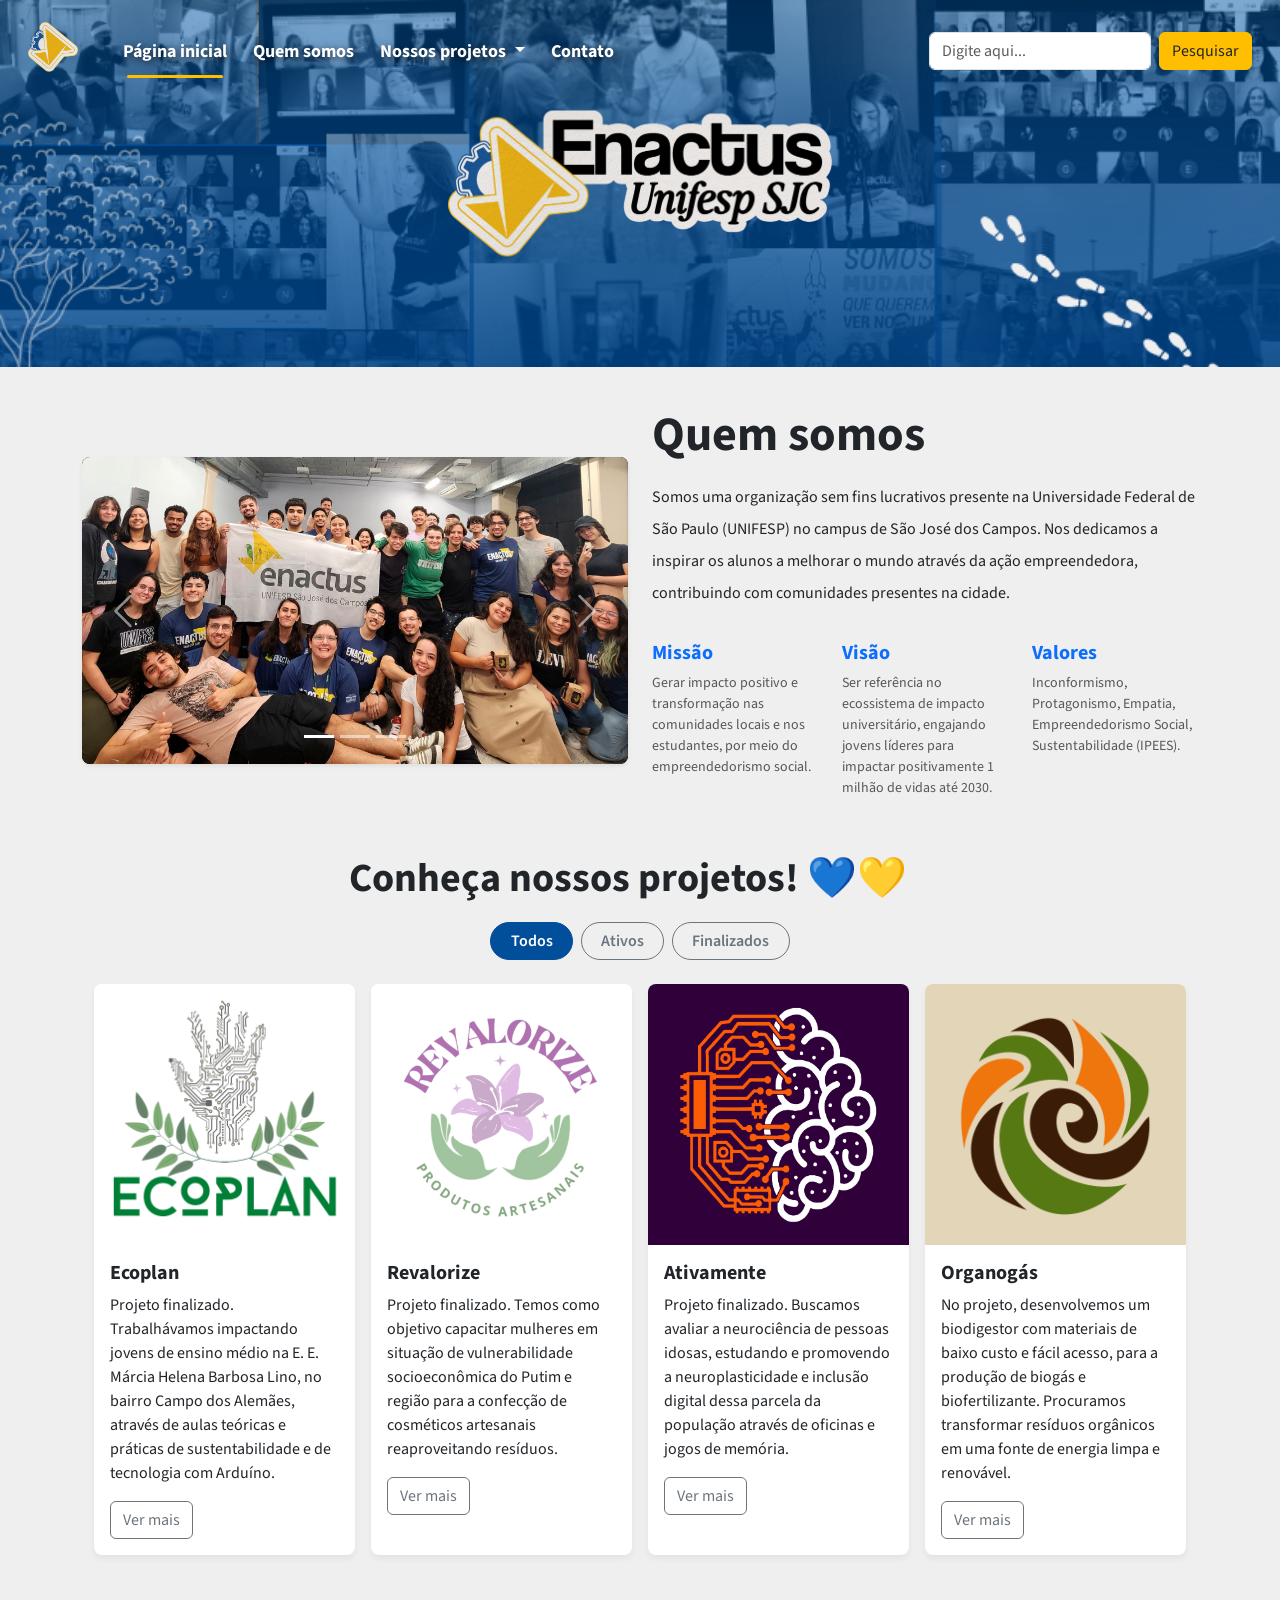
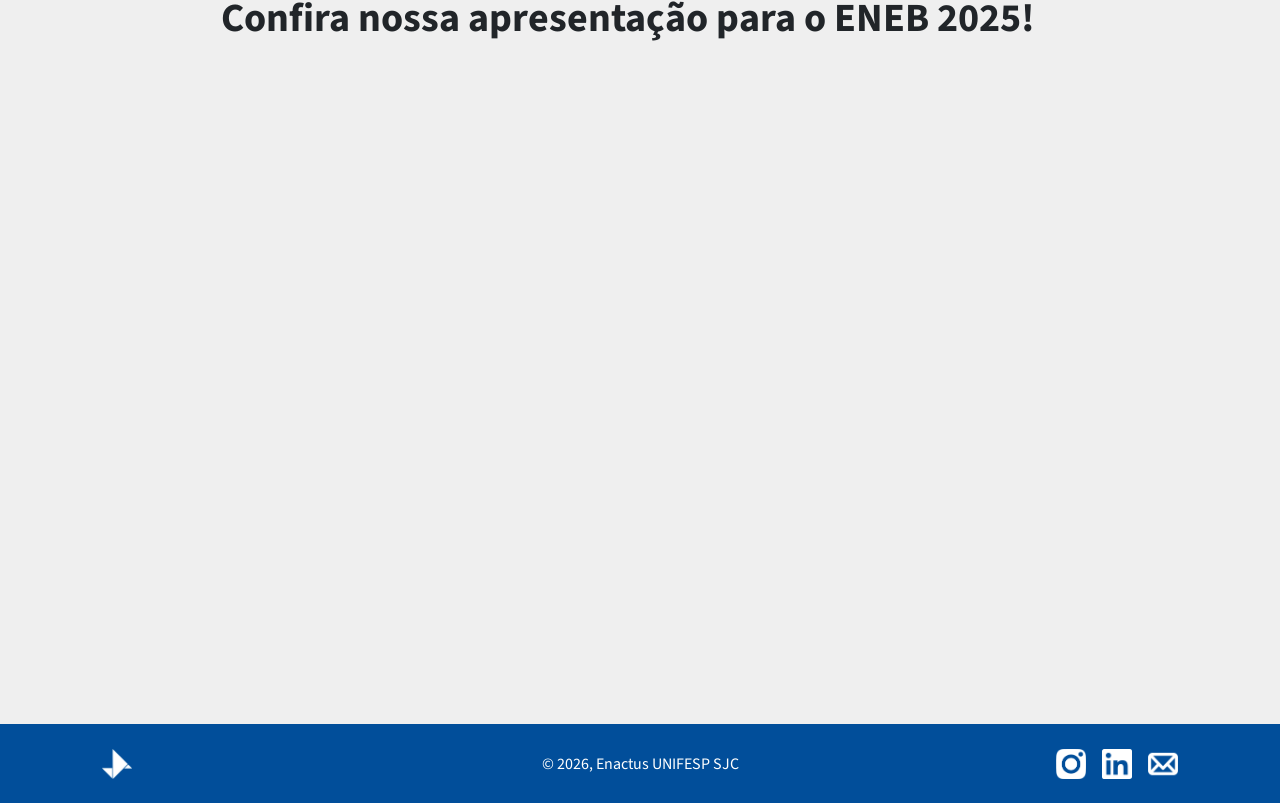
<file: index.html>
<!DOCTYPE html>
<html lang="pt">

<head>
  <meta charset="UTF-8" />
  <meta name="viewport" content="width=device-width, initial-scale=1.0" />
  <title>Enactus UNIFESP SJC</title>
  <link rel="icon" href="favicon.ico" sizes="any" />

  <meta name="description"
    content="Somos o time Enactus do campus de São José dos Campos da UNIFESP. Transformamos comunidades através do empreendedorismo social." />
  <meta name="keywords"
    content="Enactus, UNIFESP, São José dos Campos, SJC, empreendedorismo, social, impacto, projeto" />
  <meta property="og:title" content="Enactus UNIFESP SJC" />
  <meta property="og:description"
    content="Transformando comunidades através da ação empreendedora em São José dos Campos." />
  <meta property="og:image" content="" /> <!-- nesse content, coloca alguma imagem, mas no servidor do site -->
  <meta property="og:url" content="" />
  <meta property="og:type" content="website" />

  <link rel="canonical" href="" />
  <link rel="preload" as="image" href="imagens/banners/banner.png" />
  <link rel="preload" as="image" href="imagens/logos/logoEnactus.png" />
  <link rel="preconnect" href="https://cdn.jsdelivr.net" />
  <link rel="preconnect" href="https://fonts.googleapis.com" />
  <link rel="preconnect" href="https://fonts.gstatic.com" crossorigin />

  <link href="https://cdn.jsdelivr.net/npm/bootstrap@5.3.8/dist/css/bootstrap.min.css" rel="stylesheet"
    integrity="sha384-sRIl4kxILFvY47J16cr9ZwB07vP4J8+LH7qKQnuqkuIAvNWLzeN8tE5YBujZqJLB" crossorigin="anonymous" />
  <link rel="stylesheet" href="style.css" />
  <link href="https://fonts.googleapis.com/css?family=Source+Sans+Pro" rel="stylesheet" type="text/css" />
</head>

<body>
  <nav class="navbar navbar-expand-lg navbar-light custom-transparent p-3 fixed-top">
    <div class="container-fluid">
      <a class="navbar-brand" href="index.html">
        <img src="imagens/logos/logoEnactus_notext.png" alt="Enactus UNIFESP SJC" width="50" height="50"
          class="img-fluid d-inline-block align-text-top" />
      </a>

      <button class="navbar-toggler" type="button" data-bs-toggle="collapse" data-bs-target="#navbarNav"
        aria-controls="navbarNav" aria-expanded="false" aria-label="Abrir menu">
        <span class="navbar-toggler-icon"></span>
      </button>

      <div class="collapse navbar-collapse sombra" id="navbarNav" style="border-radius: 5px; margin-top: 10px;">
        <ul class="navbar-nav ms-3">
          <li class="nav-item">
            <a class="nav-link fw-bold sombra active" href="index.html">Página inicial</a>
          </li>
          <li class="nav-item">
            <a class="nav-link fw-bold sombra" href="quemsomos.html">Quem somos</a>
          </li>
          <li class="nav-item dropdown">
            <a class="nav-link dropdown-toggle fw-bold sombra" id="navbarScrollingDropdown" role="button"
              data-bs-toggle="dropdown" aria-expanded="false" href="#">
              Nossos projetos
            </a>
            <ul class="dropdown-menu" aria-labelledby="navbarScrollingDropdown" style="margin-bottom: 10px">
              <li><a class="dropdown-item disabled">ATIVOS</a></li>
              <li>
                <a class="dropdown-item" href="organogas.html">Organogás</a>
              </li>
              <li>
                <hr class="dropdown-divider" />
              </li>
              <li>
                <a class="dropdown-item disabled">FINALIZADOS</a>
              </li>
              <li>
                <a class="dropdown-item" href="ativamente.html">Ativamente</a>
              </li>
              <li>
                <a class="dropdown-item" href="revalorize.html">Revalorize</a>
              </li>
              <li>
                <a class="dropdown-item" href="ecoplan.html">Ecoplan</a>
              </li>
            </ul>
          </li>
          <li class="nav-item">
            <a class="nav-link fw-bold sombra" href="contato.html">Contato</a>
          </li>
        </ul>

        <div class="d-flex mt-3 mt-lg-0 ms-lg-auto search-container">
          <input id="searchInput" class="form-control me-2" type="search" placeholder="Digite aqui..."
            aria-label="Pesquisar" />
          <button id="searchBtn" class="btn btn-warning" type="button">
            Pesquisar
          </button>
        </div>
      </div>
    </div>
  </nav>

  <div class="popup" id="popup">
    <button class="nav-btn" id="prevBtn">&#8593;</button>
    <span class="popup-text" id="popupText">0/0</span>
    <button class="nav-btn" id="nextBtn">&#8595;</button>
    <button class="close-btn" id="closeBtn">&#215;</button>
  </div>

  <div class="image-stack position-relative">
    <img id="banner" src="imagens/banners/banner.png" class="img-fluid" alt="Banner Enactus UNIFESP SJC" />
    <img id="logo-grande" src="imagens/logos/logoEnactus.png" class="img-fluid" />
  </div>

  <div id="content">
    <div class="container conteudo">
      <div class="row align-items-center">
        <div class="col-12 col-lg-6 mb-4 mb-lg-0">
          <div id="carouselExampleCaptions" class="carousel slide" data-bs-ride="carousel">
            <div class="carousel-indicators">
              <button type="button" data-bs-target="#carouselExampleCaptions" data-bs-slide-to="0" class="active"
                aria-current="true" aria-label="Slide 1"></button>
              <button type="button" data-bs-target="#carouselExampleCaptions" data-bs-slide-to="1"
                aria-label="Slide 2"></button>
              <button type="button" data-bs-target="#carouselExampleCaptions" data-bs-slide-to="2"
                aria-label="Slide 3"></button>
            </div>
            <div class="carousel-inner rounded-3 shadow-sm">
              <div class="carousel-item active">
                <img src="imagens/home/time.jpeg" alt="Time Enactus UNIFESP SJC" class="d-block w-100"
                  style="object-fit: cover; height: 100%" />
              </div>
              <div class="carousel-item">
                <img src="imagens/home/img-time-02.jpg" class="d-block w-100" alt="..." />
              </div>
              <div class="carousel-item">
                <img src="imagens/home/img-time-03.jpg" class="d-block w-100" alt="..." />
              </div>
            </div>
            <button class="carousel-control-prev" type="button" data-bs-target="#carouselExampleCaptions"
              data-bs-slide="prev">
              <span class="carousel-control-prev-icon" aria-hidden="true"></span>
              <span class="visually-hidden">Previous</span>
            </button>
            <button class="carousel-control-next" type="button" data-bs-target="#carouselExampleCaptions"
              data-bs-slide="next">
              <span class="carousel-control-next-icon" aria-hidden="true"></span>
              <span class="visually-hidden">Next</span>
            </button>
          </div>
        </div>

        <div class="col-12 col-lg-6">
          <div class="row">
            <h1 class="fw-bold display-5 mb-3">Quem somos</h1>
            <p class="lh-lg">
              Somos uma organização sem fins lucrativos presente na
              Universidade Federal de São Paulo (UNIFESP) no campus de São
              José dos Campos. Nos dedicamos a inspirar os alunos a melhorar o
              mundo através da ação empreendedora, contribuindo com
              comunidades presentes na cidade.
            </p>
          </div>

          <div class="row g-4 pt-3">
            <div class="col-12 col-md-4">
              <h3 class="fw-bold h5 text-primary">Missão</h3>
              <p class="small text-muted">
                Gerar impacto positivo e transformação nas comunidades locais
                e nos estudantes, por meio do empreendedorismo social.
              </p>
            </div>
            <div class="col-12 col-md-4">
              <h3 class="fw-bold h5 text-primary">Visão</h3>
              <p class="small text-muted">
                Ser referência no ecossistema de impacto universitário,
                engajando jovens líderes para impactar positivamente 1 milhão
                de vidas até 2030.
              </p>
            </div>
            <div class="col-12 col-md-4">
              <h3 class="fw-bold h5 text-primary">Valores</h3>
              <p class="small text-muted">
                Inconformismo, Protagonismo, Empatia, Empreendedorismo Social,
                Sustentabilidade (IPEES).
              </p>
            </div>
          </div>
        </div>
      </div>

      <div class="container conteudo">
        <div class="row col-12 text-center" style="padding-bottom: 1%">
          <h1 class="fw-bold">Conheça nossos projetos! 💙💛</h1>
        </div>

        <div class="d-flex justify-content-center gap-2 mb-4" role="group" aria-label="Filtrar projetos">
          <button type="button" class="btn btn-outline-secondary filtro-btn active" data-filtro="todos"
            aria-pressed="true">Todos</button>
          <button type="button" class="btn btn-outline-secondary filtro-btn" data-filtro="ativo"
            aria-pressed="false">Ativos</button>
          <button type="button" class="btn btn-outline-secondary filtro-btn" data-filtro="finalizado"
            aria-pressed="false">Finalizados</button>
        </div>

        <div class="row gx-3 gy-3">
          <div class="col-sm-3" data-status="finalizado">
            <div class="card h-100">
              <img src="imagens/projetos/ecoplan/logoecoplan_comfundo.png" class="card-img-top" alt="Logo Ecoplan"
                loading="lazy" />
              <div class="card-body">
                <h5 class="card-title fw-bold">Ecoplan</h5>
                <p class="card-text">
                  Projeto finalizado. Trabalhávamos impactando jovens de
                  ensino médio na E. E. Márcia Helena Barbosa Lino, no bairro
                  Campo dos Alemães, através de aulas teóricas e práticas de
                  sustentabilidade e de tecnologia com Arduíno.
                </p>
                <a href="ecoplan.html" class="btn btn-outline-secondary">Ver mais</a>
              </div>
            </div>
          </div>

          <div class="col-sm-3" data-status="finalizado">
            <div class="card h-100">
              <img src="imagens/projetos/revalorize/logoreva_comfundo.png" class="card-img-top" alt="Logo Revalorize"
                loading="lazy" />
              <div class="card-body">
                <h5 class="card-title fw-bold">Revalorize</h5>
                <p class="card-text">
                  Projeto finalizado. Temos como objetivo capacitar mulheres
                  em situação de vulnerabilidade socioeconômica do Putim e
                  região para a confecção de cosméticos artesanais
                  reaproveitando resíduos.
                </p>
                <a href="revalorize.html" class="btn btn-outline-secondary">Ver mais</a>
              </div>
            </div>
          </div>

          <div class="col-sm-3" data-status="finalizado">
            <div class="card h-100">
              <img src="imagens/projetos/ativamente/logoativa_comfundo.jpg" class="card-img-top" alt="Logo Ativamente"
                loading="lazy" />
              <div class="card-body">
                <h5 class="card-title fw-bold">Ativamente</h5>
                <p class="card-text">
                  Projeto finalizado. Buscamos avaliar a neurociência de
                  pessoas idosas, estudando e promovendo a neuroplasticidade e
                  inclusão digital dessa parcela da população através de
                  oficinas e jogos de memória.
                </p>
                <a href="ativamente.html" class="btn btn-outline-secondary">Ver mais</a>
              </div>
            </div>
          </div>

          <div class="col-sm-3" data-status="ativo">
            <div class="card h-100">
              <img src="imagens/projetos/organogas/logoorgano_comfundo.png" class="card-img-top" alt="Logo Organogás"
                loading="lazy" />
              <div class="card-body">
                <h5 class="card-title fw-bold">Organogás</h5>
                <p class="card-text">
                  No projeto, desenvolvemos um biodigestor com materiais de
                  baixo custo e fácil acesso, para a produção de biogás e
                  biofertilizante. Procuramos transformar resíduos orgânicos
                  em uma fonte de energia limpa e renovável.
                </p>
                <a href="organogas.html" class="btn btn-outline-secondary">Ver mais</a>
              </div>
            </div>
          </div>
        </div>
      </div>

      <div class="container conteudo">
        <div class="row col-12 text-center" style="padding-bottom: 1%">
          <h1 class="fw-bold">
            Confira nossa apresentação para o ENEB 2025!
          </h1>
        </div>

        <div class="row justify-content-center">
          <div class="col-12">
            <div class="ratio ratio-16x9">
              <iframe src="https://www.youtube-nocookie.com/embed/jghC62kXd3c"
                title="Apresentação ENEB 2025 - Time Enactus UNIFESP São José dos Campos" frameborder="0"
                allow="accelerometer; autoplay; clipboard-write; encrypted-media; gyroscope; picture-in-picture"
                allowfullscreen loading="lazy">
              </iframe>
            </div>
          </div>
        </div>
      </div>
    </div>
  </div>

  <footer class="site-footer mt-5">
    <div class="container py-4 d-flex justify-content-between align-items-center">
      <div class="footer-left d-flex align-items-center">
        <span><img src="imagens/logos/logobranca.png" width="30" height="30" /></span>
      </div>

      <div class="footer-center">© 2026, Enactus UNIFESP SJC</div>

      <div class="footer-right">
        <a href="https://www.instagram.com/sjcunifespenactus/" class="footer-icon" aria-label="Instagram">
          <img src="imagens/icones/instagram.png" alt="Instagram" width="30" height="30" />
        </a>

        <a href="https://www.linkedin.com/company/enactusunifespsjc/posts/?feedView=all" class="footer-icon ms-3"
          aria-label="LinkedIn">
          <img src="imagens/icones/linkedin.webp" alt="LinkedIn" width="30" height="30" />
        </a>

        <a href="mailto:" class="footer-icon ms-3" aria-label="Email">
          <img src="imagens/icones/email.png" alt="Email" width="30" height="30" />
        </a>
      </div>
    </div>
  </footer>

  <script src="https://cdn.jsdelivr.net/npm/bootstrap@5.3.8/dist/js/bootstrap.bundle.min.js"
    integrity="sha384-FKyoEForCGlyvwx9Hj09JcYn3nv7wiPVlz7YYwJrWVcXK/BmnVDxM+D2scQbITxI"
    crossorigin="anonymous"></script>
  <script src="app.js"></script>
</body>

</html>
</file>
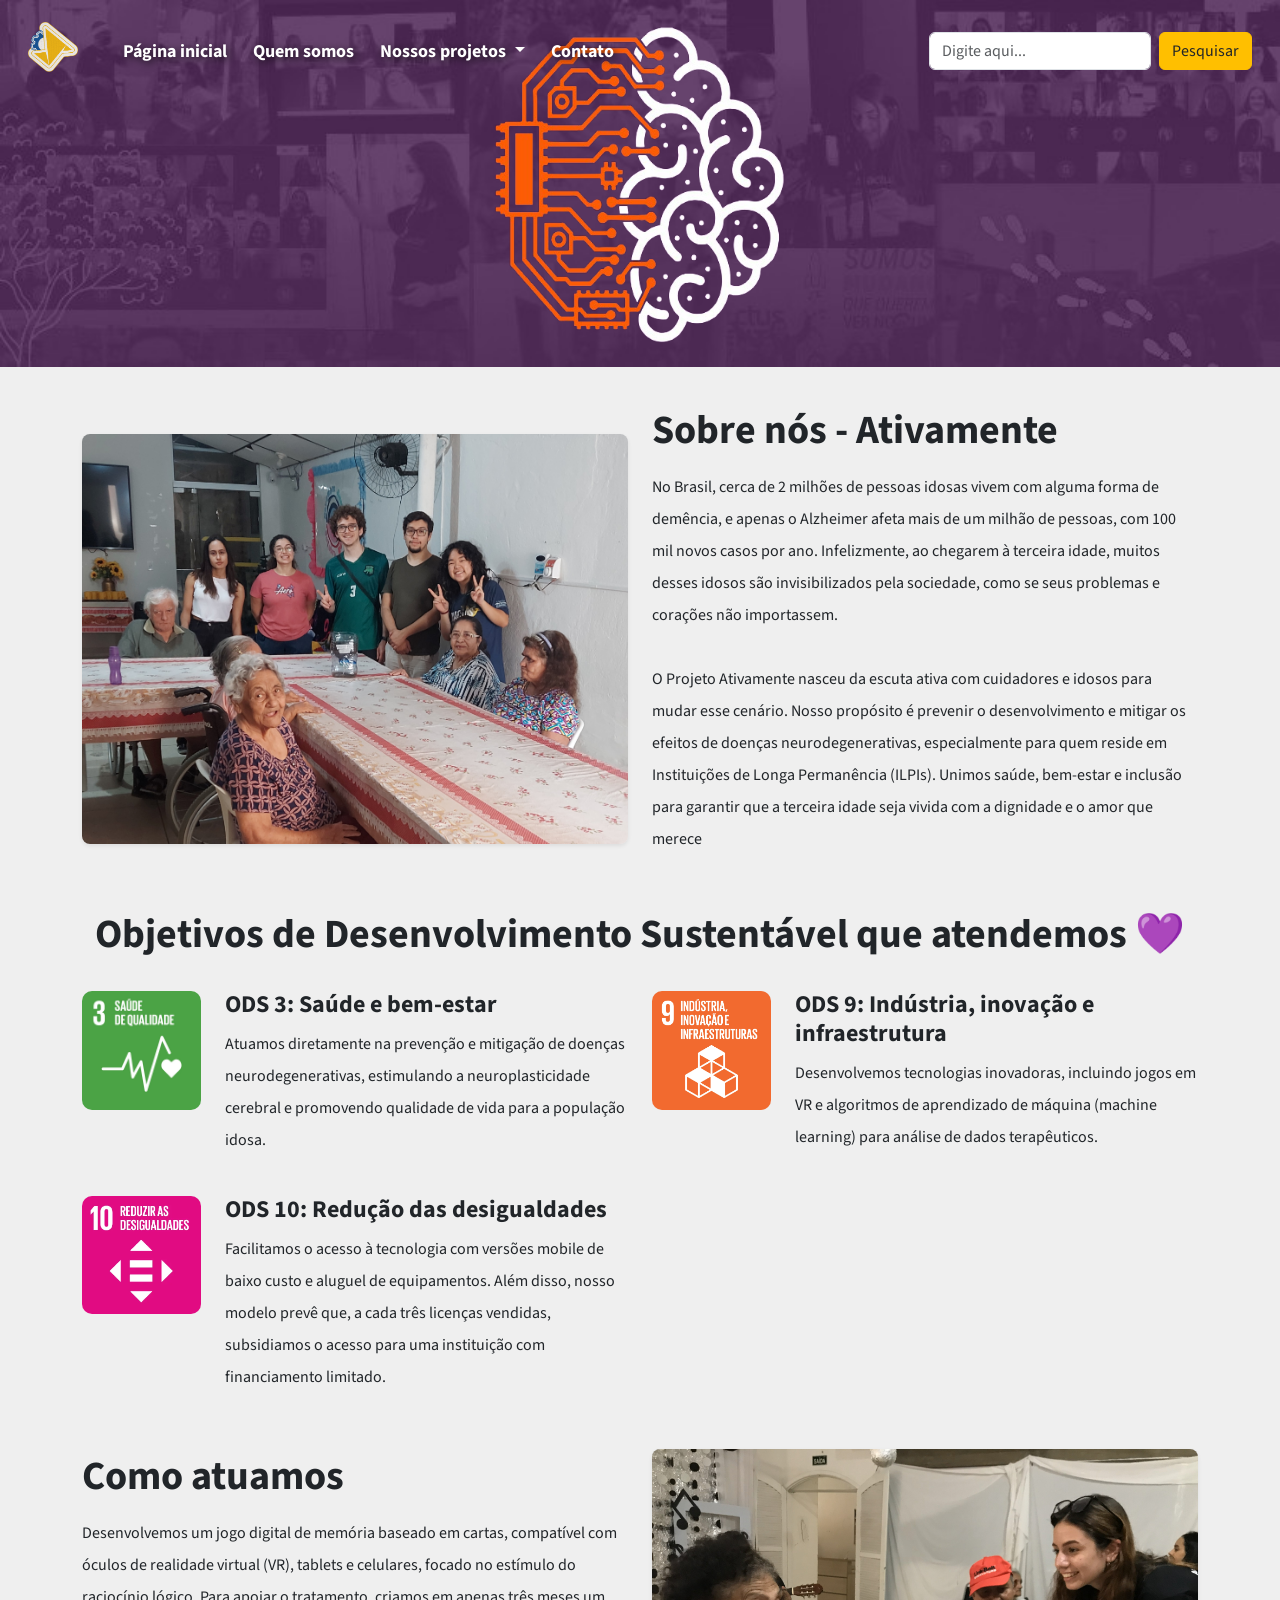
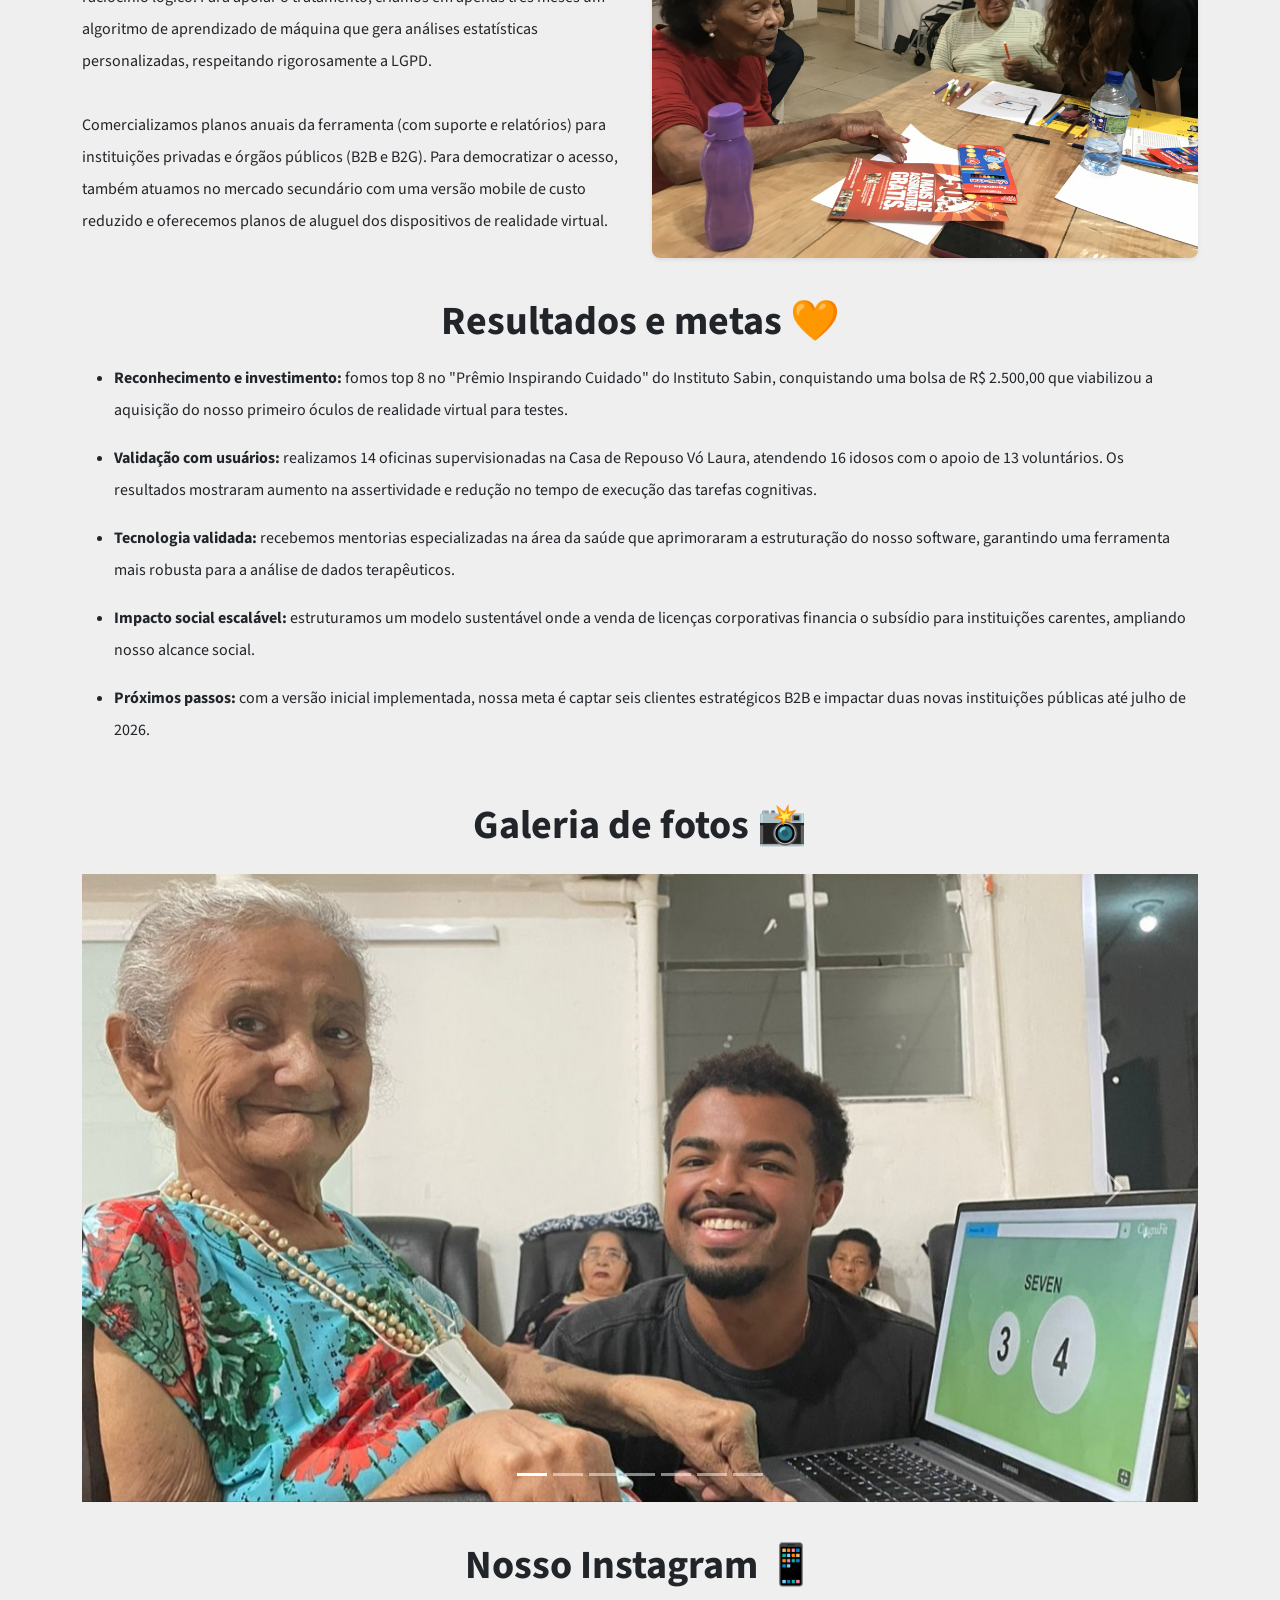
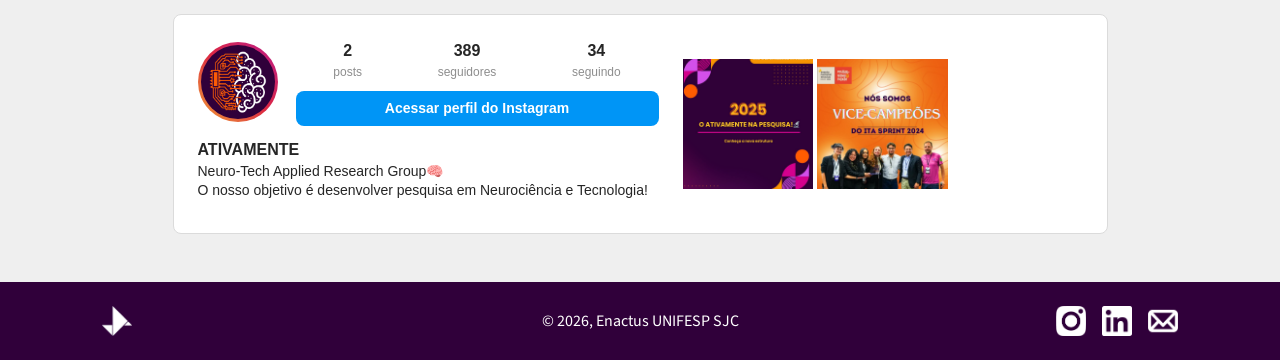
<file: ativamente.html>
<!DOCTYPE html>
<html lang="pt">

<head>
  <meta charset="UTF-8" />
  <meta name="viewport" content="width=device-width, initial-scale=1.0" />
  <title>Ativamente - Enactus UNIFESP SJC</title>
  <link rel="icon" href="favicon.ico" sizes="any" />

  <meta name="description" content="Conheça o projeto finalizado Ativamente." />
  <meta property="og:title" content="Ativamente - Enactus UNIFESP SJC" />
  <meta property="og:description" content="Conheça o projeto finalizado Ativamente." />
  <meta property="og:image" content="" />
  <!-- nesse content, coloca alguma imagem, mas no servidor do site -->
  <meta property="og:url" content="" />
  <meta property="og:type" content="website" />

  <link rel="canonical" href="" />
  <link rel="preload" as="image" href="imagens/banners/banner_ativa.jpg" />
  <link rel="preload" as="image" href="imagens/projetos/ativamente/logoativa_semfundo.png" />
  <link rel="preconnect" href="https://cdn.jsdelivr.net" />
  <link rel="preconnect" href="https://fonts.googleapis.com" />
  <link rel="preconnect" href="https://fonts.gstatic.com" crossorigin />

  <link href="https://cdn.jsdelivr.net/npm/bootstrap@5.3.8/dist/css/bootstrap.min.css" rel="stylesheet"
    integrity="sha384-sRIl4kxILFvY47J16cr9ZwB07vP4J8+LH7qKQnuqkuIAvNWLzeN8tE5YBujZqJLB" crossorigin="anonymous" />
  <link rel="stylesheet" href="style.css" />
  <link href="https://fonts.googleapis.com/css?family=Source+Sans+Pro" rel="stylesheet" type="text/css" />
</head>

<body>
  <nav class="navbar navbar-expand-lg navbar-light custom-transparent p-3 fixed-top">
    <div class="container-fluid">
      <a class="navbar-brand" href="index.html">
        <img src="imagens/logos/logoEnactus_notext.png" alt="Enactus UNIFESP SJC" width="50" height="50"
          class="img-fluid d-inline-block align-text-top" />
      </a>

      <button class="navbar-toggler" type="button" data-bs-toggle="collapse" data-bs-target="#navbarNav"
        aria-controls="navbarNav" aria-expanded="false" aria-label="Abrir menu">
        <span class="navbar-toggler-icon"></span>
      </button>

      <div class="collapse navbar-collapse sombra" id="navbarNav" style="border-radius: 5px; margin-top: 10px">
        <ul class="navbar-nav ms-3">
          <li class="nav-item">
            <a class="nav-link fw-bold sombra" href="index.html">Página inicial</a>
          </li>
          <li class="nav-item">
            <a class="nav-link fw-bold sombra" href="quemsomos.html">Quem somos</a>
          </li>
          <li class="nav-item dropdown">
            <a class="nav-link dropdown-toggle fw-bold sombra" id="navbarScrollingDropdown" role="button"
              data-bs-toggle="dropdown" aria-expanded="false" href="#">
              Nossos projetos
            </a>
            <ul class="dropdown-menu" aria-labelledby="navbarScrollingDropdown" style="margin-bottom: 10px">
              <li><a class="dropdown-item disabled">ATIVOS</a></li>
              <li>
                <a class="dropdown-item" href="organogas.html">Organogás</a>
              </li>
              <li>
                <hr class="dropdown-divider" />
              </li>
              <li>
                <a class="dropdown-item disabled">FINALIZADOS</a>
              </li>
              <li>
                <a class="dropdown-item" href="ativamente.html">Ativamente</a>
              </li>
              <li>
                <a class="dropdown-item" href="revalorize.html">Revalorize</a>
              </li>
              <li>
                <a class="dropdown-item" href="ecoplan.html">Ecoplan</a>
              </li>
            </ul>
          </li>
          <li class="nav-item">
            <a class="nav-link fw-bold sombra" href="contato.html">Contato</a>
          </li>
        </ul>

        <div class="d-flex mt-3 mt-lg-0 ms-lg-auto search-container">
          <input id="searchInput" class="form-control me-2" type="search" placeholder="Digite aqui..."
            aria-label="Pesquisar" />
          <button id="searchBtn" class="btn btn-warning" type="button">
            Pesquisar
          </button>
        </div>
      </div>
    </div>
  </nav>

  <div class="popup" id="popup">
    <button class="nav-btn" id="prevBtn">&#8593;</button>
    <span class="popup-text" id="popupText">0/0</span>
    <button class="nav-btn" id="nextBtn">&#8595;</button>
    <button class="close-btn" id="closeBtn">&#215;</button>
  </div>

  <div class="image-stack position-relative">
    <img id="banner" src="imagens/banners/banner_ativa.jpg" class="img-fluid" alt="Banner Ativamente" />
    <img id="logo-grande" src="imagens/projetos/ativamente/logoativa_semfundo.png" class="img-fluid" />
  </div>

  <div id="content">
    <div class="container conteudo">
      <div class="row align-items-center">
        <div class="col-12 col-lg-6 mb-4 mb-lg-0">
          <img src="imagens/projetos/ativamente/imgprincipal-ativa.jpg" alt="Ativamente" class="img-fluid rounded-3 shadow-sm" />
        </div>

        <div class="col-12 col-lg-6">
          <h1 class="fw-bold mb-3">Sobre nós - Ativamente</h1>
          <p class="lh-lg">
            No Brasil, cerca de 2 milhões de pessoas idosas vivem com alguma
            forma de demência, e apenas o Alzheimer afeta mais de um milhão de
            pessoas, com 100 mil novos casos por ano. Infelizmente, ao
            chegarem à terceira idade, muitos desses idosos são
            invisibilizados pela sociedade, como se seus problemas e corações
            não importassem.
            <br /><br />
            O Projeto Ativamente nasceu da escuta ativa com cuidadores e
            idosos para mudar esse cenário. Nosso propósito é prevenir o
            desenvolvimento e mitigar os efeitos de doenças
            neurodegenerativas, especialmente para quem reside em Instituições
            de Longa Permanência (ILPIs). Unimos saúde, bem-estar e inclusão
            para garantir que a terceira idade seja vivida com a dignidade e o
            amor que merece
          </p>
        </div>
      </div>
    </div>

    <!-- ODS -->
    <div class="container conteudo">
      <div class="row">
        <div class="col-12 text-center mb-4">
          <h1 class="fw-bold">
            Objetivos de Desenvolvimento Sustentável que atendemos 💜
          </h1>
        </div>
      </div>

      <!-- Primeira linha de ODS -->
      <div class="row g-4 mb-4">
        <div class="col-12 col-md-6">
          <div class="row align-items-start">
            <div class="col-4 col-md-3">
              <img src="imagens/ods/ods3.png" alt="ODS 3" class="img-fluid" style="border-radius: 10px" />
            </div>
            <div class="col-8 col-md-9">
              <h4 class="fw-bold">ODS 3: Saúde e bem-estar</h4>
              <p class="lh-lg">
                Atuamos diretamente na prevenção e mitigação de doenças
                neurodegenerativas, estimulando a neuroplasticidade cerebral e
                promovendo qualidade de vida para a população idosa.
              </p>
            </div>
          </div>
        </div>

        <div class="col-12 col-md-6">
          <div class="row align-items-start">
            <div class="col-4 col-md-3">
              <img src="imagens/ods/ods9.webp" alt="ODS 9" class="img-fluid" style="border-radius: 10px" />
            </div>
            <div class="col-8 col-md-9">
              <h4 class="fw-bold">
                ODS 9: Indústria, inovação e infraestrutura
              </h4>
              <p class="lh-lg">
                Desenvolvemos tecnologias inovadoras, incluindo jogos em VR e
                algoritmos de aprendizado de máquina (machine learning) para
                análise de dados terapêuticos.
              </p>
            </div>
          </div>
        </div>
      </div>

      <!-- Segunda linha de ODS -->
      <div class="row g-4">
        <div class="col-12 col-md-6">
          <div class="row align-items-start">
            <div class="col-4 col-md-3">
              <img src="imagens/ods/ods10.png" alt="ODS 10" class="img-fluid" style="border-radius: 10px" />
            </div>
            <div class="col-8 col-md-9">
              <h4 class="fw-bold">ODS 10: Redução das desigualdades</h4>
              <p class="lh-lg">
                Facilitamos o acesso à tecnologia com versões mobile de baixo
                custo e aluguel de equipamentos. Além disso, nosso modelo
                prevê que, a cada três licenças vendidas, subsidiamos o acesso
                para uma instituição com financiamento limitado.
              </p>
            </div>
          </div>
        </div>
      </div>
    </div>

    <!-- COMO ATUAMOS -->
    <div class="container conteudo">
      <div class="row align-items-center">
        <div class="col-12 col-lg-6 order-lg-1 order-2">
          <h1 class="fw-bold mb-3">Como atuamos</h1>
          <p class="lh-lg">
            Desenvolvemos um jogo digital de memória baseado em cartas,
            compatível com óculos de realidade virtual (VR), tablets e
            celulares, focado no estímulo do raciocínio lógico. Para apoiar o
            tratamento, criamos em apenas três meses um algoritmo de
            aprendizado de máquina que gera análises estatísticas
            personalizadas, respeitando rigorosamente a LGPD.
            <br /><br />
            Comercializamos planos anuais da ferramenta (com suporte e
            relatórios) para instituições privadas e órgãos públicos (B2B e
            B2G). Para democratizar o acesso, também atuamos no mercado
            secundário com uma versão mobile de custo reduzido e oferecemos
            planos de aluguel dos dispositivos de realidade virtual.
          </p>
        </div>

        <div class="col-12 col-lg-6 order-lg-2 order-1">
          <img src="imagens/projetos/ativamente/atuacao-ativa.jpg" alt="Atuação Ativamente"
            class="img-fluid rounded-3 shadow-sm mb-4 mb-lg-0" />
        </div>
      </div>
    </div>

    <div class="container conteudo">
      <div class="row align-items-center">
        <div class="col-12">
          <h1 class="fw-bold mb-3 text-center">Resultados e metas 🧡</h1>
          <ul class="lh-lg">
            <li class="mb-3 revelar">
              <strong>Reconhecimento e investimento:</strong> fomos top 8 no
              "Prêmio Inspirando Cuidado" do Instituto Sabin, conquistando uma
              bolsa de R$ 2.500,00 que viabilizou a aquisição do nosso
              primeiro óculos de realidade virtual para testes.
            </li>
            <li class="mb-3 revelar">
              <strong>Validação com usuários:</strong> realizamos 14 oficinas
              supervisionadas na Casa de Repouso Vó Laura, atendendo 16 idosos
              com o apoio de 13 voluntários. Os resultados mostraram aumento
              na assertividade e redução no tempo de execução das tarefas
              cognitivas.
            </li>
            <li class="mb-3 revelar">
              <strong>Tecnologia validada:</strong> recebemos mentorias
              especializadas na área da saúde que aprimoraram a estruturação
              do nosso software, garantindo uma ferramenta mais robusta para a
              análise de dados terapêuticos.
            </li>
            <li class="mb-3 revelar">
              <strong>Impacto social escalável:</strong> estruturamos um
              modelo sustentável onde a venda de licenças corporativas
              financia o subsídio para instituições carentes, ampliando nosso
              alcance social.
            </li>
            <li class="mb-3 revelar">
              <strong>Próximos passos:</strong> com a versão inicial
              implementada, nossa meta é captar seis clientes estratégicos B2B
              e impactar duas novas instituições públicas até julho de 2026.
            </li>
          </ul>
        </div>
      </div>
    </div>

    <!-- GALERIA DE FOTOS -->
    <div class="container conteudo">
      <div class="col-12 text-center mb-4">
        <h1 class="fw-bold align-content-center">Galeria de fotos 📸</h1>
      </div>

      <div id="carouselExampleIndicators" class="carousel slide" data-bs-ride="carousel"
        style="width: 100%; margin: 0 auto; margin-top: 2%">
        <div class="carousel-indicators">
          <button type="button" data-bs-target="#carouselExampleIndicators" data-bs-slide-to="0" class="active"
            aria-current="true" aria-label="Slide 1"></button>
          <button type="button" data-bs-target="#carouselExampleIndicators" data-bs-slide-to="1"
            aria-label="Slide 2"></button>
          <button type="button" data-bs-target="#carouselExampleIndicators" data-bs-slide-to="2"
            aria-label="Slide 3"></button>
          <button type="button" data-bs-target="#carouselExampleIndicators" data-bs-slide-to="3"
            aria-label="Slide 4"></button>
          <button type="button" data-bs-target="#carouselExampleIndicators" data-bs-slide-to="4"
            aria-label="Slide 5"></button>
          <button type="button" data-bs-target="#carouselExampleIndicators" data-bs-slide-to="5"
            aria-label="Slide 6"></button>
          <button type="button" data-bs-target="#carouselExampleIndicators" data-bs-slide-to="6"
            aria-label="Slide 7"></button>
        </div>

        <div class="carousel-inner">
          <div class="carousel-item active">
            <img class="d-block w-100" src="imagens/projetos/ativamente/galeria/galeria-ativa1.JPG" alt="1" />
          </div>
          <div class="carousel-item">
            <img class="d-block w-100" src="imagens/projetos/ativamente/galeria/galeria-ativa2.jpg" alt="2" />
          </div>
          <div class="carousel-item">
            <img class="d-block w-100" src="imagens/projetos/ativamente/galeria/galeria-ativa3.jpg" alt="3" />
          </div>
          <div class="carousel-item">
            <img class="d-block w-100" src="imagens/projetos/ativamente/galeria/galeria-ativa4.jpg" alt="4" />
          </div>
          <div class="carousel-item">
            <img class="d-block w-100" src="imagens/projetos/ativamente/galeria/galeria-ativa5.JPG" alt="5" />
          </div>
          <div class="carousel-item">
            <img class="d-block w-100" src="imagens/projetos/ativamente/galeria/galeria-ativa6.JPG" alt="6" />
          </div>
          <div class="carousel-item">
            <img class="d-block w-100" src="imagens/projetos/ativamente/galeria/galeria-ativa7.jpg" alt="7" />
          </div>
        </div>

        <button class="carousel-control-prev" type="button" data-bs-target="#carouselExampleIndicators"
          data-bs-slide="prev">
          <span class="carousel-control-prev-icon" aria-hidden="true"></span>
          <span class="visually-hidden">Anterior</span>
        </button>
        <button class="carousel-control-next" type="button" data-bs-target="#carouselExampleIndicators"
          data-bs-slide="next">
          <span class="carousel-control-next-icon" aria-hidden="true"></span>
          <span class="visually-hidden">Próximo</span>
        </button>
      </div>
    </div>

    <div class="container conteudo">
      <div class="col-12 text-center mb-4">
        <h1 class="fw-bold align-content-center">Nosso Instagram 📱</h1>
      </div>

      <div class="instagram-profile-card">
        <div class="profile-left">
          <div class="profile-header">
            <div class="profile-pic">
              <img src="imagens/projetos/ativamente/logoativa_comfundo.jpg" class="profile-pic-inner" />
            </div>
            <div class="profile-stats-button">
              <div class="profile-stats">
                <div class="stat">
                  <div class="stat-number">2</div>
                  <div class="stat-label">posts</div>
                </div>
                <div class="stat">
                  <div class="stat-number">389</div>
                  <div class="stat-label">seguidores</div>
                </div>
                <div class="stat">
                  <div class="stat-number">34</div>
                  <div class="stat-label">seguindo</div>
                </div>
              </div>
              <button class="access-button"
                onclick="window.open('https://www.instagram.com/oativamente/', '_blank', 'noopener,noreferrer')">
                Acessar perfil do Instagram
              </button>
            </div>
          </div>

          <div class="profile-info">
            <div class="username">ATIVAMENTE</div>
            <div class="bio">
              Neuro-Tech Applied Research Group🧠
              <br/>O nosso objetivo é desenvolver pesquisa em Neurociência e Tecnologia!
            </div>
          </div>
        </div>

        <div class="posts-section">
          <div class="posts-grid">
            <div class="post-preview"
              onclick="window.open('https://www.instagram.com/p/DQNPWdviXBm/', '_blank', 'noopener,noreferrer')">
              <img src="imagens/projetos/ativamente/post1_ativa.jpg" />
            </div>
            <div class="post-preview"
              onclick="window.open('https://www.instagram.com/p/C7KWSxlxGMo/', '_blank', 'noopener,noreferrer')">
              <img src="imagens/projetos/ativamente/post2_ativa.jpg" />
            </div>
          </div>
        </div>
      </div>
    </div>
  </div>

  <footer class="site-footer mt-5" style="background-color: #30003a">
    <div class="container py-4 d-flex justify-content-between align-items-center">
      <div class="footer-left d-flex align-items-center">
        <span><img src="imagens/logos/logobranca.png" width="30" height="30" /></span>
      </div>

      <div class="footer-center">© 2026, Enactus UNIFESP SJC</div>

      <div class="footer-right">
        <a href="https://www.instagram.com/sjcunifespenactus/" class="footer-icon" aria-label="Instagram">
          <img src="imagens/icones/instagram.png" alt="Instagram" width="30" height="30" />
        </a>

        <a href="https://www.linkedin.com/company/enactusunifespsjc/posts/?feedView=all" class="footer-icon ms-3"
          aria-label="LinkedIn">
          <img src="imagens/icones/linkedin.webp" alt="LinkedIn" width="30" height="30" />
        </a>

        <a href="mailto:" class="footer-icon ms-3" aria-label="Email">
          <img src="imagens/icones/email.png" alt="Email" width="30" height="30" />
        </a>
      </div>
    </div>
  </footer>

  <script src="https://cdn.jsdelivr.net/npm/bootstrap@5.3.8/dist/js/bootstrap.bundle.min.js"
    integrity="sha384-FKyoEForCGlyvwx9Hj09JcYn3nv7wiPVlz7YYwJrWVcXK/BmnVDxM+D2scQbITxI"
    crossorigin="anonymous"></script>
  <script src="app.js"></script>
</body>

</html>
</file>
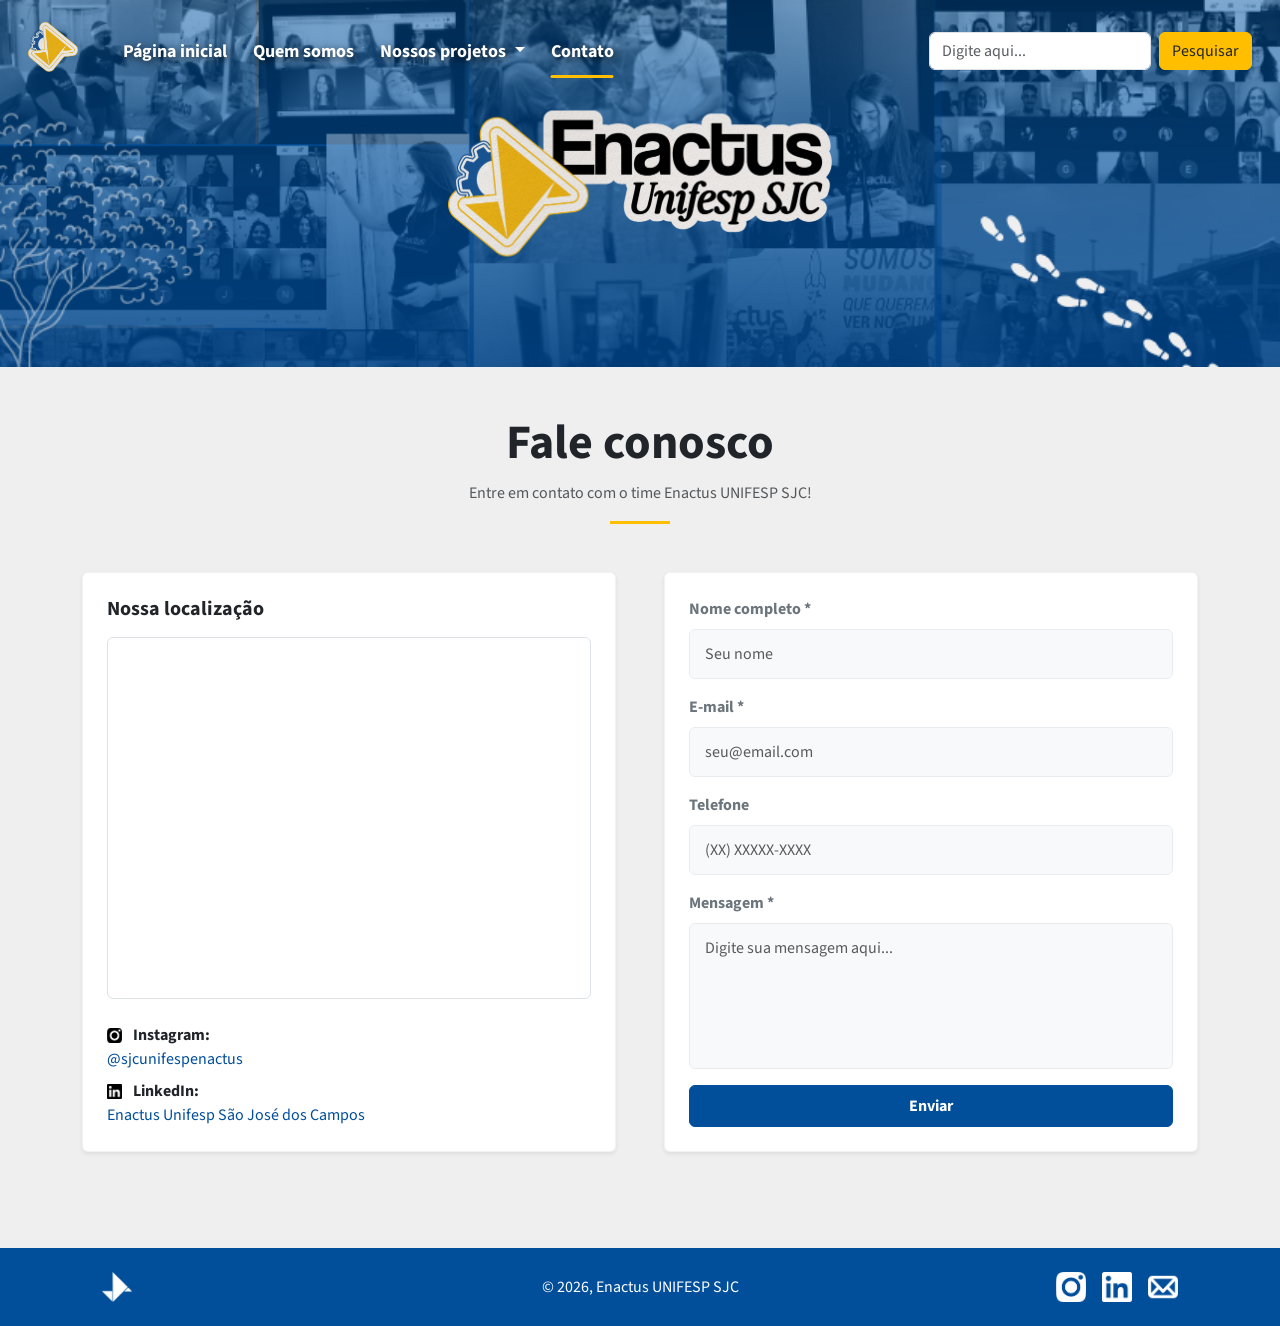
<file: contato.html>
<!DOCTYPE html>
<html lang="pt">

<head>
  <meta charset="UTF-8" />
  <meta name="viewport" content="width=device-width, initial-scale=1.0" />
  <title>Contato - Enactus UNIFESP SJC</title>
  <link rel="icon" href="favicon.ico" sizes="any" />

  <meta name="description" content="" />
  <meta property="og:title" content="Contato - Enactus UNIFESP SJC" />
  <meta property="og:description" content="" />
  <meta property="og:image" content="" /> <!-- nesse content, coloca alguma imagem, mas no servidor do site -->
  <meta property="og:url" content="" />
  <meta property="og:type" content="website" />

  <link rel="canonical" href="" />
  <link rel="preload" as="image" href="imagens/banners/banner.png" />
  <link rel="preload" as="image" href="imagens/logos/logoEnactus.png" />
  <link rel="preconnect" href="https://cdn.jsdelivr.net" />
  <link rel="preconnect" href="https://fonts.googleapis.com" />
  <link rel="preconnect" href="https://fonts.gstatic.com" crossorigin />

  <link href="https://cdn.jsdelivr.net/npm/bootstrap@5.3.8/dist/css/bootstrap.min.css" rel="stylesheet"
    integrity="sha384-sRIl4kxILFvY47J16cr9ZwB07vP4J8+LH7qKQnuqkuIAvNWLzeN8tE5YBujZqJLB" crossorigin="anonymous" />
  <link rel="stylesheet" href="style.css" />
  <link href="https://fonts.googleapis.com/css?family=Source+Sans+Pro" rel="stylesheet" type="text/css" />
</head>

<body>
  <nav class="navbar navbar-expand-lg navbar-light custom-transparent p-3 fixed-top">
    <div class="container-fluid">
      <a class="navbar-brand" href="index.html">
        <img src="imagens/logos/logoEnactus_notext.png" alt="Enactus UNIFESP SJC" width="50" height="50"
          class="img-fluid d-inline-block align-text-top" />
      </a>

      <button class="navbar-toggler" type="button" data-bs-toggle="collapse" data-bs-target="#navbarNav"
        aria-controls="navbarNav" aria-expanded="false" aria-label="Abrir menu">
        <span class="navbar-toggler-icon"></span>
      </button>

      <div class="collapse navbar-collapse sombra" id="navbarNav" style="border-radius: 5px; margin-top: 10px;">
        <ul class="navbar-nav ms-3">
          <li class="nav-item">
            <a class="nav-link fw-bold sombra" href="index.html">Página inicial</a>
          </li>
          <li class="nav-item">
            <a class="nav-link fw-bold sombra" href="quemsomos.html">Quem somos</a>
          </li>
          <li class="nav-item dropdown">
            <a class="nav-link dropdown-toggle fw-bold sombra" id="navbarScrollingDropdown" role="button"
              data-bs-toggle="dropdown" aria-expanded="false" href="#">
              Nossos projetos
            </a>
            <ul class="dropdown-menu" aria-labelledby="navbarScrollingDropdown" style="margin-bottom: 10px">
              <li><a class="dropdown-item disabled">ATIVOS</a></li>
              <li>
                <a class="dropdown-item" href="organogas.html">Organogás</a>
              </li>
              <li>
                <hr class="dropdown-divider" />
              </li>
              <li>
                <a class="dropdown-item disabled">FINALIZADOS</a>
              </li>
              <li>
                <a class="dropdown-item" href="ativamente.html">Ativamente</a>
              </li>
              <li>
                <a class="dropdown-item" href="revalorize.html">Revalorize</a>
              </li>
              <li>
                <a class="dropdown-item" href="ecoplan.html">Ecoplan</a>
              </li>
            </ul>
          </li>
          <li class="nav-item">
            <a class="nav-link fw-bold sombra active" href="contato.html">Contato</a>
          </li>
        </ul>

        <div class="d-flex mt-3 mt-lg-0 ms-lg-auto search-container">
          <input id="searchInput" class="form-control me-2" type="search" placeholder="Digite aqui..."
            aria-label="Pesquisar" />
          <button id="searchBtn" class="btn btn-warning" type="button">
            Pesquisar
          </button>
        </div>
      </div>
    </div>
  </nav>

  <div class="popup" id="popup">
    <button class="nav-btn" id="prevBtn">&#8593;</button>
    <span class="popup-text" id="popupText">0/0</span>
    <button class="nav-btn" id="nextBtn">&#8595;</button>
    <button class="close-btn" id="closeBtn">&#215;</button>
  </div>

  <div class="image-stack position-relative">
    <img id="banner" src="imagens/banners/banner.png" class="img-fluid" alt="Banner Enactus UNIFESP SJC" />
    <img id="logo-grande" src="imagens/logos/logoEnactus.png" class="img-fluid" />
  </div>

  <div id="content">
    <div class="container py-5">
      <div class="text-center mb-5">
        <h1 class="display-5 fw-bold">Fale conosco</h1>
        <p class="text-muted">Entre em contato com o time Enactus UNIFESP SJC!</p>
        <div style="width: 60px; height: 3px; background-color: #ffbf00; margin: 10px auto;"></div>
      </div>

      <div class="row g-3 g-lg-5 align-items-stretch">

        <div class="col-lg-6">
          <div class="info-box p-4 shadow-sm bg-white rounded h-100 d-flex flex-column">
            <h3 class="h5 mb-3 fw-bold">Nossa localização</h3>

            <div class="ratio ratio-16x9 mb-4 rounded overflow-hidden border flex-grow-1">
              <iframe
                src="https://www.google.com/maps/embed?pb=!1m18!1m12!1m3!1d3668.1717891473577!2d-45.79502784609991!3d-23.163929402113876!2m3!1f0!2f0!3f0!3m2!1i1024!2i768!4f13.1!3m3!1m2!1s0x94cc4c4961eca80b%3A0xb5c1abfb834a72ab!2sInstituto%20de%20Ci%C3%AAncia%20e%20Tecnologia%20(ICT-Unifesp)!5e0!3m2!1spt-BR!2sbr!4v1765385326178!5m2!1spt-BR!2sbr"
                style="border:0;" style="border:0;" allowfullscreen="" loading="lazy"
                referrerpolicy="no-referrer-when-downgrade"></iframe>
            </div>

            <div class="contact-details mt-auto">
              <p class="mb-2">
                <img src="imagens/icones/instagram.png" width="15" class="me-2" alt="Instagram" style="filter: invert();">
                <strong>Instagram:</strong><br>
                <a href="https://www.instagram.com/sjcunifespenactus/" class="text-decoration-none"
                  style="color: #014e9a;">@sjcunifespenactus</a>
              </p>
              <p class="mb-0">
                <img src="imagens/icones/linkedin.webp" width="15" class="me-2" alt="LinkedIn" style="filter: invert();">
                <strong>LinkedIn:</strong><br>
                <a href="https://www.linkedin.com/company/enactusunifespsjc" class="text-decoration-none"
                  style="color: #014e9a;">Enactus Unifesp São José dos Campos</a>
              </p>
            </div>
          </div>
        </div>

        <div class="col-lg-6">
          <div class="contact-form p-4 bg-white shadow-sm rounded h-100">
            <form
              onsubmit="event.preventDefault(); alert('O site está em fase de testes, o envio de e-mail está desativado temporariamente :)');">

              <div class="mb-3">
                <label for="nome" class="form-label fw-bold text-secondary">Nome completo *</label>
                <input type="text" class="form-control custom-input" id="nome" placeholder="Seu nome" required>
              </div>

              <div class="mb-3">
                <label for="email" class="form-label fw-bold text-secondary">E-mail *</label>
                <input type="email" class="form-control custom-input" id="email" placeholder="seu@email.com" required>
              </div>

              <div class="mb-3">
                <label for="telefone" class="form-label fw-bold text-secondary">Telefone</label>
                <input type="tel" class="form-control custom-input" id="telefone" placeholder="(XX) XXXXX-XXXX">
              </div>

              <div class="mb-3">
                <label for="mensagem" class="form-label fw-bold text-secondary">Mensagem *</label>
                <textarea class="form-control custom-input" id="mensagem" rows="5"
                  placeholder="Digite sua mensagem aqui..." required></textarea>
              </div>

              <div class="d-grid gap-2">
                <button type="submit" class="btn btn-primary fw-bold py-2">
                  Enviar
                </button>
              </div>
            </form>
          </div>
        </div>
      </div>
    </div>
  </div>

  <footer class="site-footer mt-5">
    <div class="container py-4 d-flex justify-content-between align-items-center">
      <div class="footer-left d-flex align-items-center">
        <span><img src="imagens/logos/logobranca.png" width="30" height="30" /></span>
      </div>

      <div class="footer-center">© 2026, Enactus UNIFESP SJC</div>

      <div class="footer-right">
        <a href="https://www.instagram.com/sjcunifespenactus/" class="footer-icon" aria-label="Instagram">
          <img src="imagens/icones/instagram.png" alt="Instagram" width="30" height="30" />
        </a>

        <a href="https://www.linkedin.com/company/enactusunifespsjc/posts/?feedView=all" class="footer-icon ms-3"
          aria-label="LinkedIn">
          <img src="imagens/icones/linkedin.webp" alt="LinkedIn" width="30" height="30" />
        </a>

        <a href="mailto:" class="footer-icon ms-3" aria-label="Email">
          <img src="imagens/icones/email.png" alt="Email" width="30" height="30" />
        </a>
      </div>
    </div>
  </footer>

  <script src="https://cdn.jsdelivr.net/npm/bootstrap@5.3.8/dist/js/bootstrap.bundle.min.js"
    integrity="sha384-FKyoEForCGlyvwx9Hj09JcYn3nv7wiPVlz7YYwJrWVcXK/BmnVDxM+D2scQbITxI"
    crossorigin="anonymous"></script>
  <script src="app.js"></script>
</body>

</html>
</file>
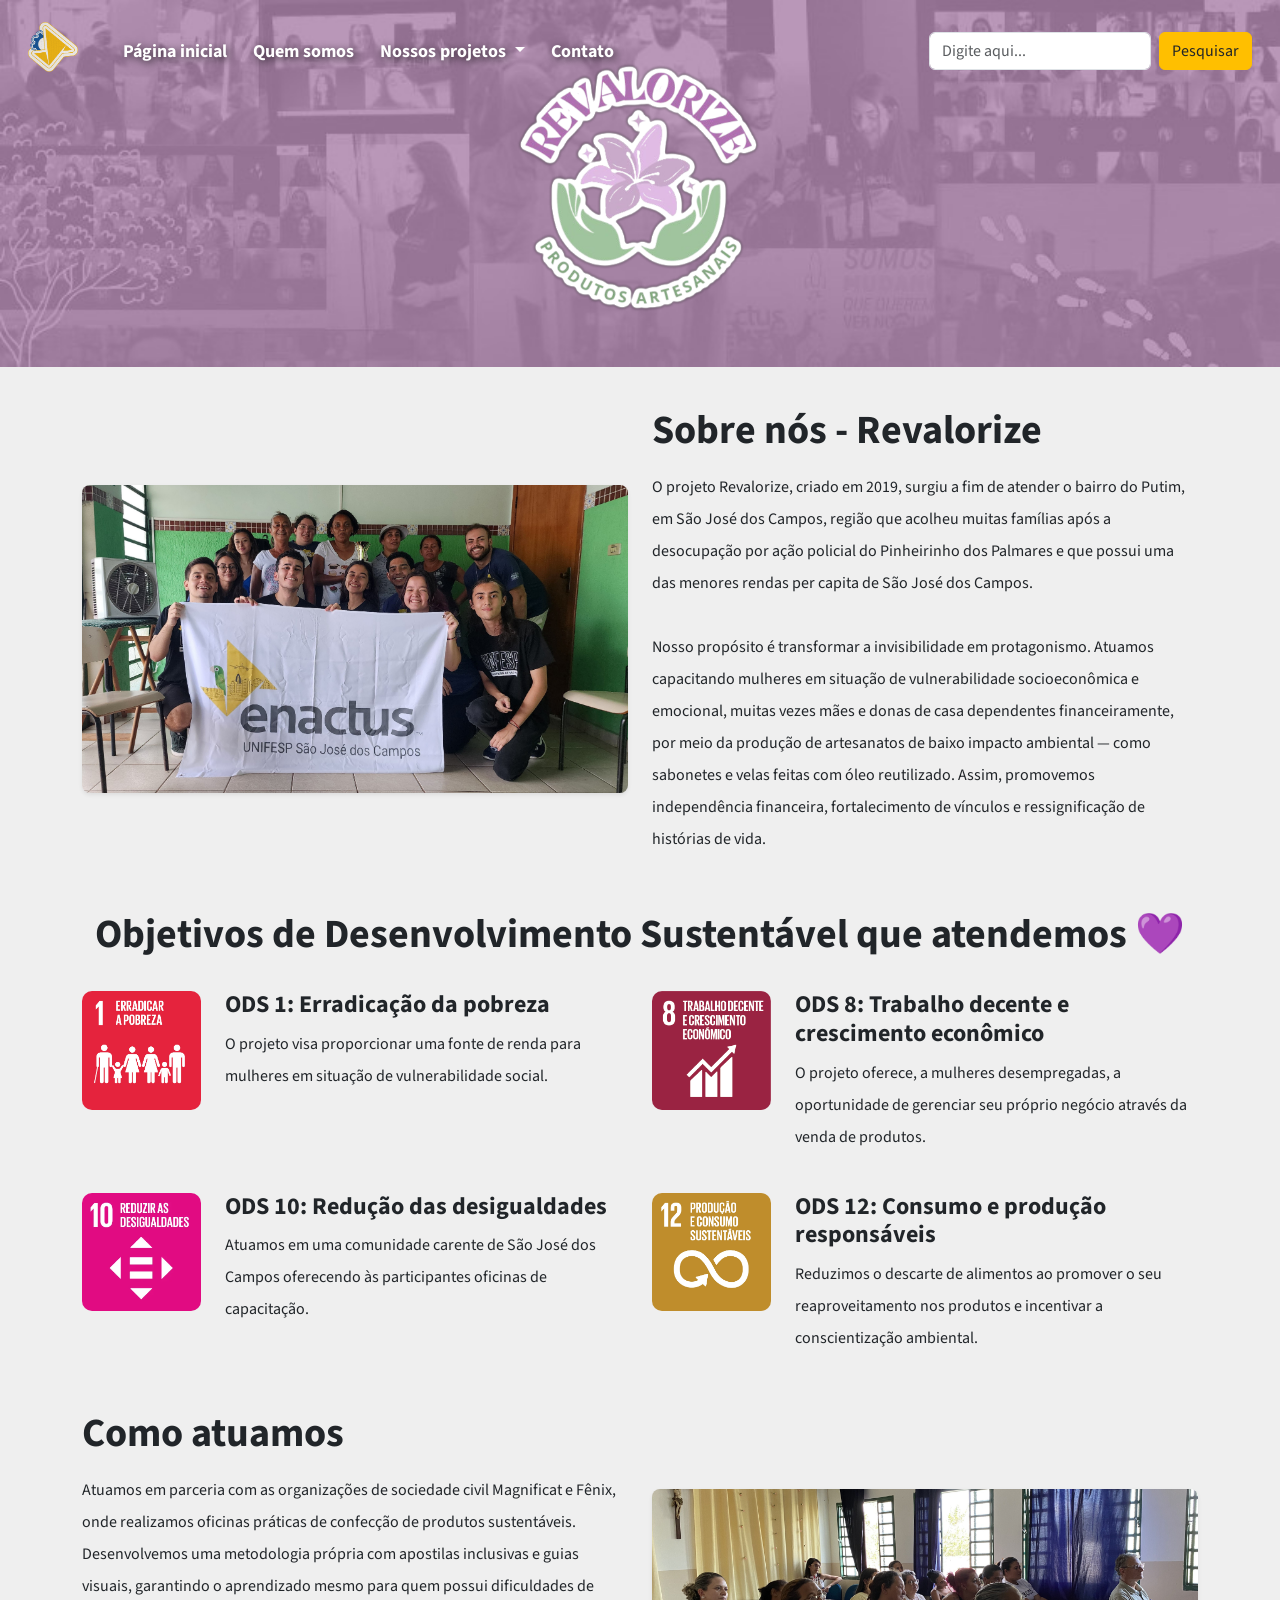
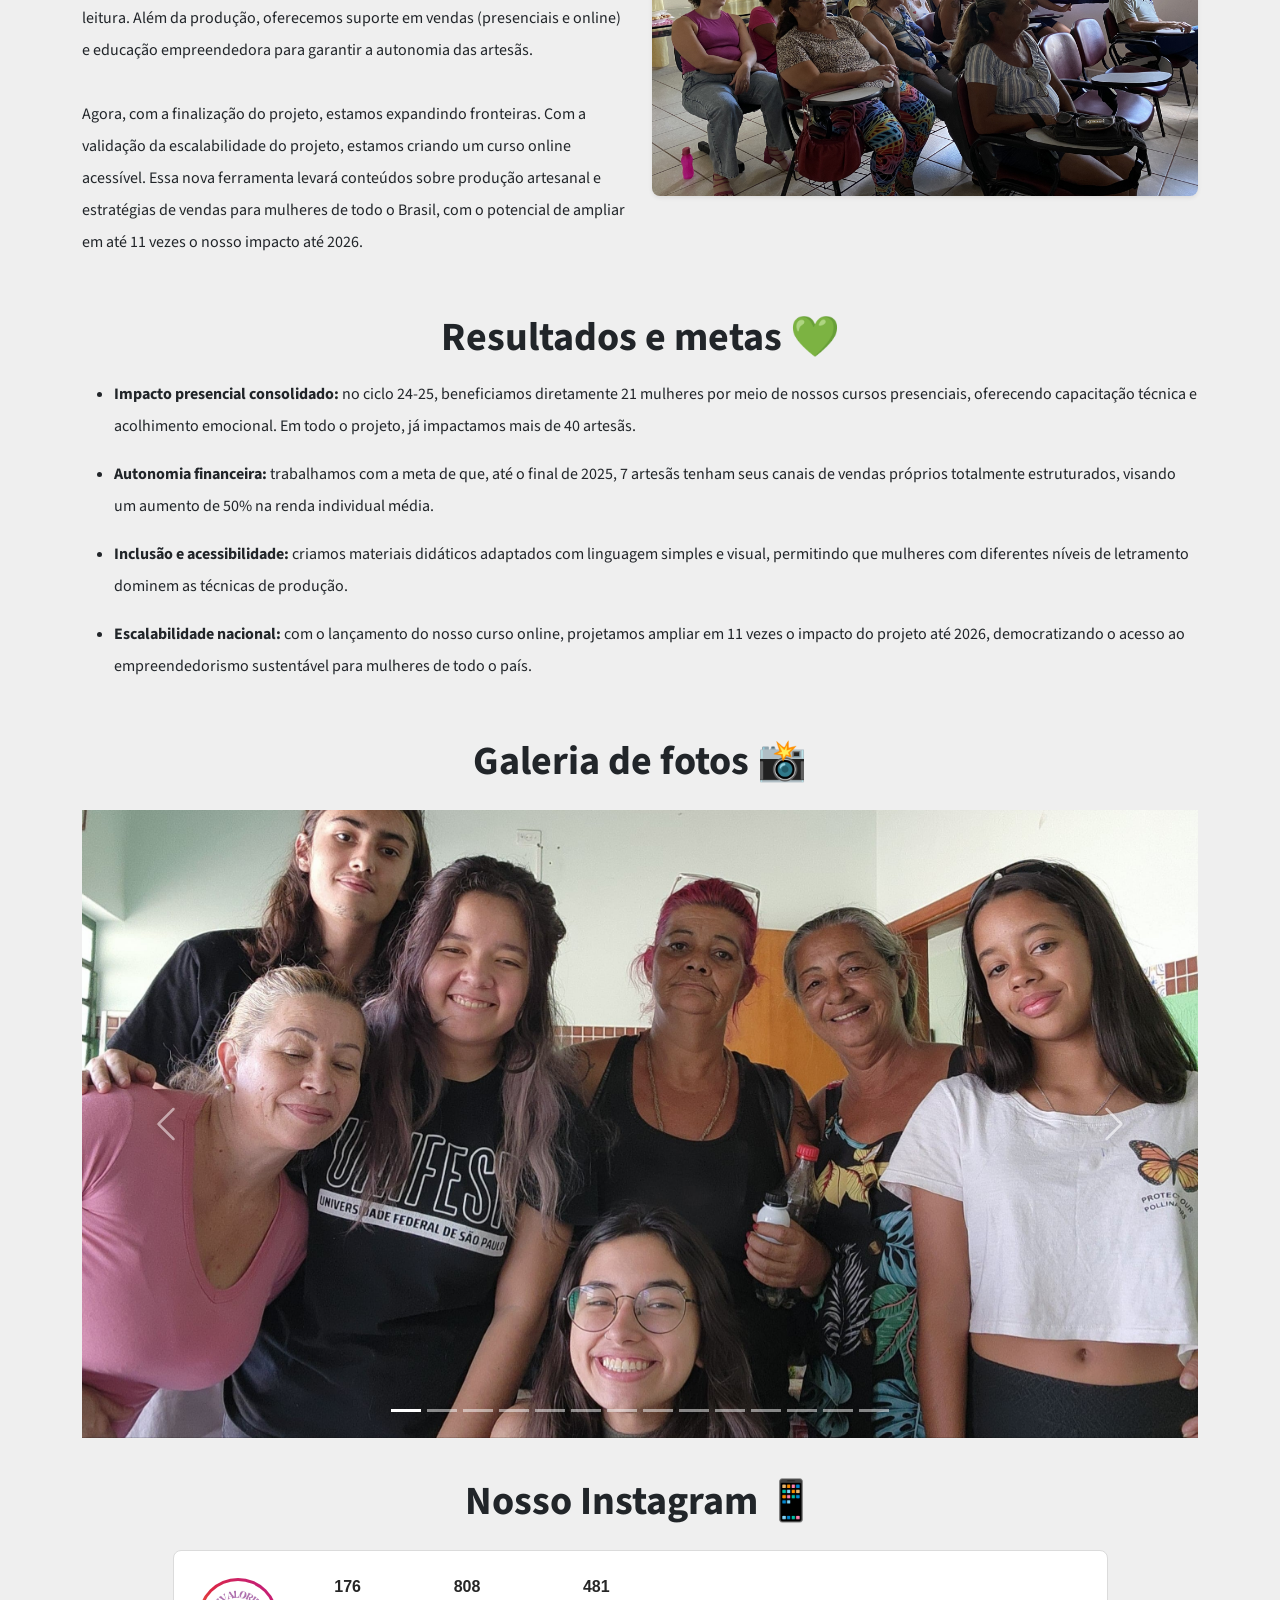
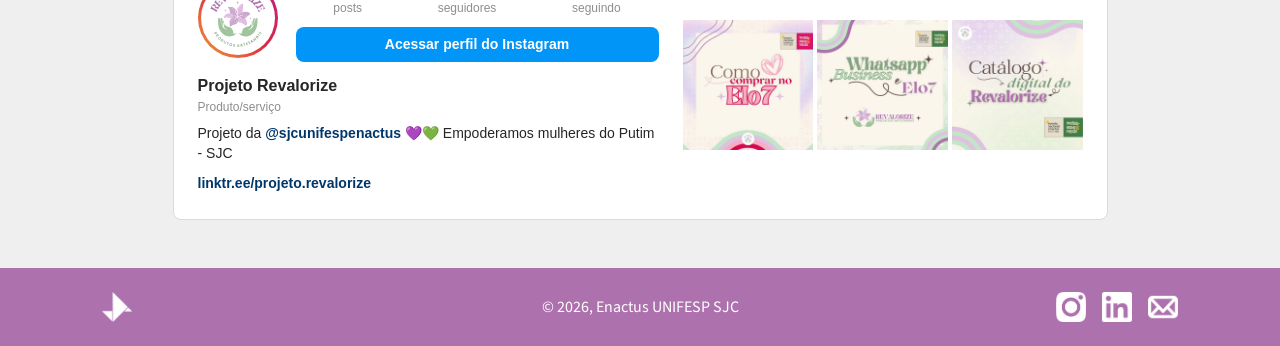
<file: revalorize.html>
<!DOCTYPE html>
<html lang="pt">

<head>
  <meta charset="UTF-8" />
  <meta name="viewport" content="width=device-width, initial-scale=1.0" />
  <title>Revalorize - Enactus UNIFESP SJC</title>
  <link rel="icon" href="favicon.ico" sizes="any" />

  <meta name="description"
    content="Conheça o projeto finalizado Revalorize, que capacita mulheres em situação de vulnerabilidade socioeconômica para a confecção de cosméticos artesanais." />
  <meta property="og:title" content="Revalorize - Enactus UNIFESP SJC" />
  <meta property="og:description"
    content="Conheça o projeto finalizado Revalorize, que capacita mulheres em situação de vulnerabilidade socioeconômica para a confecção de cosméticos artesanais." />
  <meta property="og:image" content="" />
  <!-- nesse content, coloca alguma imagem, mas no servidor do site -->
  <meta property="og:url" content="" />
  <meta property="og:type" content="website" />

  <link rel="canonical" href="" />
  <link rel="preload" as="image" href="imagens/banners/banner_reva.jpg" />
  <link rel="preload" as="image" href="imagens/projetos/revalorize/logoreva_semfundo_comborda.png" />
  <link rel="preconnect" href="https://cdn.jsdelivr.net" />
  <link rel="preconnect" href="https://fonts.googleapis.com" />
  <link rel="preconnect" href="https://fonts.gstatic.com" crossorigin />

  <link href="https://cdn.jsdelivr.net/npm/bootstrap@5.3.8/dist/css/bootstrap.min.css" rel="stylesheet"
    integrity="sha384-sRIl4kxILFvY47J16cr9ZwB07vP4J8+LH7qKQnuqkuIAvNWLzeN8tE5YBujZqJLB" crossorigin="anonymous" />
  <link rel="stylesheet" href="style.css" />
  <link href="https://fonts.googleapis.com/css?family=Source+Sans+Pro" rel="stylesheet" type="text/css" />
</head>

<body>
  <nav class="navbar navbar-expand-lg navbar-light custom-transparent p-3 fixed-top">
    <div class="container-fluid">
      <a class="navbar-brand" href="index.html">
        <img src="imagens/logos/logoEnactus_notext.png" alt="Enactus UNIFESP SJC" width="50" height="50"
          class="img-fluid d-inline-block align-text-top" />
      </a>

      <button class="navbar-toggler" type="button" data-bs-toggle="collapse" data-bs-target="#navbarNav"
        aria-controls="navbarNav" aria-expanded="false" aria-label="Abrir menu">
        <span class="navbar-toggler-icon"></span>
      </button>

      <div class="collapse navbar-collapse sombra" id="navbarNav" style="border-radius: 5px; margin-top: 10px">
        <ul class="navbar-nav ms-3">
          <li class="nav-item">
            <a class="nav-link fw-bold sombra" href="index.html">Página inicial</a>
          </li>
          <li class="nav-item">
            <a class="nav-link fw-bold sombra" href="quemsomos.html">Quem somos</a>
          </li>
          <li class="nav-item dropdown">
            <a class="nav-link dropdown-toggle fw-bold sombra" id="navbarScrollingDropdown" role="button"
              data-bs-toggle="dropdown" aria-expanded="false" href="#">
              Nossos projetos
            </a>
            <ul class="dropdown-menu" aria-labelledby="navbarScrollingDropdown" style="margin-bottom: 10px">
              <li><a class="dropdown-item disabled">ATIVOS</a></li>
              <li>
                <a class="dropdown-item" href="organogas.html">Organogás</a>
              </li>
              <li>
                <hr class="dropdown-divider" />
              </li>
              <li>
                <a class="dropdown-item disabled">FINALIZADOS</a>
              </li>
              <li>
                <a class="dropdown-item" href="ativamente.html">Ativamente</a>
              </li>
              <li>
                <a class="dropdown-item" href="revalorize.html">Revalorize</a>
              </li>
              <li>
                <a class="dropdown-item" href="ecoplan.html">Ecoplan</a>
              </li>
            </ul>
          </li>
          <li class="nav-item">
            <a class="nav-link fw-bold sombra" href="contato.html">Contato</a>
          </li>
        </ul>

        <div class="d-flex mt-3 mt-lg-0 ms-lg-auto search-container">
          <input id="searchInput" class="form-control me-2" type="search" placeholder="Digite aqui..."
            aria-label="Pesquisar" />
          <button id="searchBtn" class="btn btn-warning" type="button">
            Pesquisar
          </button>
        </div>
      </div>
    </div>
  </nav>

  <div class="popup" id="popup">
    <button class="nav-btn" id="prevBtn">&#8593;</button>
    <span class="popup-text" id="popupText">0/0</span>
    <button class="nav-btn" id="nextBtn">&#8595;</button>
    <button class="close-btn" id="closeBtn">&#215;</button>
  </div>

  <div class="image-stack position-relative">
    <img id="banner" src="imagens/banners/banner_reva.jpg" class="img-fluid" />
    <img id="logo-grande" src="imagens/projetos/revalorize/logoreva_semfundo_comborda.png" class="img-fluid" style="max-width: 25vw" />
  </div>

  <div id="content">
    <div class="container conteudo">
      <div class="row align-items-center">
        <div class="col-12 col-lg-6 mb-4 mb-lg-0">
          <img src="imagens/projetos/revalorize/equipereva.jpg" alt="Equipe Revalorize" class="img-fluid rounded-3 shadow-sm" />
        </div>

        <div class="col-12 col-lg-6">
          <h1 class="fw-bold mb-3">Sobre nós - Revalorize</h1>
          <p class="lh-lg">
            O projeto Revalorize, criado em 2019, surgiu a fim de atender o
            bairro do Putim, em São José dos Campos, região que acolheu muitas
            famílias após a desocupação por ação policial do Pinheirinho dos
            Palmares e que possui uma das menores rendas per capita de São
            José dos Campos.
            <br /><br />
            Nosso propósito é transformar a invisibilidade em protagonismo.
            Atuamos capacitando mulheres em situação de vulnerabilidade
            socioeconômica e emocional, muitas vezes mães e donas de casa
            dependentes financeiramente, por meio da produção de artesanatos
            de baixo impacto ambiental — como sabonetes e velas feitas com
            óleo reutilizado. Assim, promovemos independência financeira,
            fortalecimento de vínculos e ressignificação de histórias de vida.
          </p>
        </div>
      </div>
    </div>

    <!-- ODS -->
    <div class="container conteudo">
      <div class="row">
        <div class="col-12 text-center mb-4">
          <h1 class="fw-bold">
            Objetivos de Desenvolvimento Sustentável que atendemos 💜
          </h1>
        </div>
      </div>

      <!-- Primeira linha de ODS -->
      <div class="row g-4 mb-4">
        <div class="col-12 col-md-6">
          <div class="row align-items-start">
            <div class="col-4 col-md-3">
              <img src="imagens/ods/ods1.jpg" alt="ODS 1" class="img-fluid" style="border-radius: 10px" />
            </div>
            <div class="col-8 col-md-9">
              <h4 class="fw-bold">ODS 1: Erradicação da pobreza</h4>
              <p class="lh-lg">
                O projeto visa proporcionar uma fonte de renda para mulheres
                em situação de vulnerabilidade social.
              </p>
            </div>
          </div>
        </div>

        <div class="col-12 col-md-6">
          <div class="row align-items-start">
            <div class="col-4 col-md-3">
              <img src="imagens/ods/ods8.png" alt="ODS 8" class="img-fluid" style="border-radius: 10px" />
            </div>
            <div class="col-8 col-md-9">
              <h4 class="fw-bold">
                ODS 8: Trabalho decente e crescimento econômico
              </h4>
              <p class="lh-lg">
                O projeto oferece, a mulheres desempregadas, a oportunidade de
                gerenciar seu próprio negócio através da venda de produtos.
              </p>
            </div>
          </div>
        </div>
      </div>

      <!-- Segunda linha de ODS -->
      <div class="row g-4">
        <div class="col-12 col-md-6">
          <div class="row align-items-start">
            <div class="col-4 col-md-3">
              <img src="imagens/ods/ods10.png" alt="ODS 10" class="img-fluid" style="border-radius: 10px" />
            </div>
            <div class="col-8 col-md-9">
              <h4 class="fw-bold">ODS 10: Redução das desigualdades</h4>
              <p class="lh-lg">
                Atuamos em uma comunidade carente de São José dos Campos
                oferecendo às participantes oficinas de capacitação.
              </p>
            </div>
          </div>
        </div>

        <div class="col-12 col-md-6">
          <div class="row align-items-start">
            <div class="col-4 col-md-3">
              <img src="imagens/ods/ods12.jpg" alt="ODS 12" class="img-fluid" style="border-radius: 10px" />
            </div>
            <div class="col-8 col-md-9">
              <h4 class="fw-bold">ODS 12: Consumo e produção responsáveis</h4>
              <p class="lh-lg">
                Reduzimos o descarte de alimentos ao promover o seu
                reaproveitamento nos produtos e incentivar a conscientização
                ambiental.
              </p>
            </div>
          </div>
        </div>
      </div>
    </div>

    <!-- COMO ATUAMOS -->
    <div class="container conteudo">
      <div class="row align-items-center">
        <div class="col-12 col-lg-6 order-lg-1 order-2">
          <h1 class="fw-bold mb-3">Como atuamos</h1>
          <p class="lh-lg">
            Atuamos em parceria com as organizações de sociedade civil
            Magnificat e Fênix, onde realizamos oficinas práticas de confecção
            de produtos sustentáveis. Desenvolvemos uma metodologia própria
            com apostilas inclusivas e guias visuais, garantindo o aprendizado
            mesmo para quem possui dificuldades de leitura. Além da produção,
            oferecemos suporte em vendas (presenciais e online) e educação
            empreendedora para garantir a autonomia das artesãs.
            <br /><br />
            Agora, com a finalização do projeto, estamos expandindo
            fronteiras. Com a validação da escalabilidade do projeto, estamos
            criando um curso online acessível. Essa nova ferramenta levará
            conteúdos sobre produção artesanal e estratégias de vendas para
            mulheres de todo o Brasil, com o potencial de ampliar em até 11
            vezes o nosso impacto até 2026.
          </p>
        </div>

        <div class="col-12 col-lg-6 order-lg-2 order-1">
          <img src="imagens/projetos/revalorize/palestrareva.jpg" alt="Atuação Revalorize"
            class="img-fluid rounded-3 shadow-sm mb-4 mb-lg-0" />
        </div>
      </div>
    </div>

    <div class="container conteudo">
      <div class="row align-items-center">
        <div class="col-12">
          <h1 class="fw-bold mb-3 text-center">Resultados e metas 💚</h1>
          <ul class="lh-lg">
            <li class="mb-3 revelar">
              <strong>Impacto presencial consolidado:</strong> no ciclo 24-25,
              beneficiamos diretamente 21 mulheres por meio de nossos cursos
              presenciais, oferecendo capacitação técnica e acolhimento
              emocional. Em todo o projeto, já impactamos mais de 40 artesãs.
            </li>
            <li class="mb-3 revelar">
              <strong>Autonomia financeira:</strong> trabalhamos com a meta de
              que, até o final de 2025, 7 artesãs tenham seus canais de vendas
              próprios totalmente estruturados, visando um aumento de 50% na
              renda individual média.
            </li>
            <li class="mb-3 revelar">
              <strong>Inclusão e acessibilidade:</strong> criamos materiais
              didáticos adaptados com linguagem simples e visual, permitindo
              que mulheres com diferentes níveis de letramento dominem as
              técnicas de produção.
            </li>
            <li class="mb-3 revelar">
              <strong>Escalabilidade nacional:</strong> com o lançamento do
              nosso curso online, projetamos ampliar em 11 vezes o impacto do
              projeto até 2026, democratizando o acesso ao empreendedorismo
              sustentável para mulheres de todo o país.
            </li>
          </ul>
        </div>
      </div>
    </div>

    <!-- GALERIA DE FOTOS -->
    <div class="container conteudo">
      <div class="col-12 text-center mb-4">
        <h1 class="fw-bold align-content-center">Galeria de fotos 📸</h1>
      </div>

      <div id="carouselExampleIndicators" class="carousel slide" data-bs-ride="carousel"
        style="width: 100%; margin: 0 auto; margin-top: 2%">
        <div class="carousel-indicators">
          <button type="button" data-bs-target="#carouselExampleIndicators" data-bs-slide-to="0" class="active"
            aria-current="true" aria-label="Slide 1"></button>
          <button type="button" data-bs-target="#carouselExampleIndicators" data-bs-slide-to="1"
            aria-label="Slide 2"></button>
          <button type="button" data-bs-target="#carouselExampleIndicators" data-bs-slide-to="2"
            aria-label="Slide 3"></button>
          <button type="button" data-bs-target="#carouselExampleIndicators" data-bs-slide-to="3"
            aria-label="Slide 4"></button>
          <button type="button" data-bs-target="#carouselExampleIndicators" data-bs-slide-to="4"
            aria-label="Slide 5"></button>
          <button type="button" data-bs-target="#carouselExampleIndicators" data-bs-slide-to="5"
            aria-label="Slide 6"></button>
          <button type="button" data-bs-target="#carouselExampleIndicators" data-bs-slide-to="6"
            aria-label="Slide 7"></button>
          <button type="button" data-bs-target="#carouselExampleIndicators" data-bs-slide-to="7"
            aria-label="Slide 8"></button>
          <button type="button" data-bs-target="#carouselExampleIndicators" data-bs-slide-to="8"
            aria-label="Slide 9"></button>
          <button type="button" data-bs-target="#carouselExampleIndicators" data-bs-slide-to="9"
            aria-label="Slide 10"></button>
          <button type="button" data-bs-target="#carouselExampleIndicators" data-bs-slide-to="10"
            aria-label="Slide 11"></button>
          <button type="button" data-bs-target="#carouselExampleIndicators" data-bs-slide-to="11"
            aria-label="Slide 12"></button>
          <button type="button" data-bs-target="#carouselExampleIndicators" data-bs-slide-to="12"
            aria-label="Slide 13"></button>
          <button type="button" data-bs-target="#carouselExampleIndicators" data-bs-slide-to="13"
            aria-label="Slide 14"></button>
        </div>

        <div class="carousel-inner">
          <div class="carousel-item active">
            <img class="d-block w-100" src="imagens/projetos/revalorize/galeria/galeria1.jpg" alt="1" />
          </div>
          <div class="carousel-item">
            <img class="d-block w-100" src="imagens/projetos/revalorize/galeria/galeria2.png" alt="2" />
          </div>
          <div class="carousel-item">
            <img class="d-block w-100" src="imagens/projetos/revalorize/galeria/galeria3.png" alt="3" />
          </div>
          <div class="carousel-item">
            <img class="d-block w-100" src="imagens/projetos/revalorize/galeria/galeria4.png" alt="4" />
          </div>
          <div class="carousel-item">
            <img class="d-block w-100" src="imagens/projetos/revalorize/galeria/galeria5.jpg" alt="5" />
          </div>
          <div class="carousel-item">
            <img class="d-block w-100" src="imagens/projetos/revalorize/galeria/galeria6.jpg" alt="6" />
          </div>
          <div class="carousel-item">
            <img class="d-block w-100" src="imagens/projetos/revalorize/galeria/galeria7.jpg" alt="7" />
          </div>
          <div class="carousel-item">
            <img class="d-block w-100" src="imagens/projetos/revalorize/galeria/galeria8.jpg" alt="8" />
          </div>
          <div class="carousel-item">
            <img class="d-block w-100" src="imagens/projetos/revalorize/galeria/galeria9.jpeg" alt="9" />
          </div>
          <div class="carousel-item">
            <img class="d-block w-100" src="imagens/projetos/revalorize/galeria/galeria10.jpg" alt="10" />
          </div>
          <div class="carousel-item">
            <img class="d-block w-100" src="imagens/projetos/revalorize/galeria/galeria11.jpg" alt="11" />
          </div>
          <div class="carousel-item">
            <img class="d-block w-100" src="imagens/projetos/revalorize/galeria/galeria12.jpg" alt="12" />
          </div>
          <div class="carousel-item">
            <img class="d-block w-100" src="imagens/projetos/revalorize/galeria/galeria13.jpg" alt="13" />
          </div>
          <div class="carousel-item">
            <img class="d-block w-100" src="imagens/projetos/revalorize/galeria/galeria14.jpg" alt="14" />
          </div>
        </div>

        <button class="carousel-control-prev" type="button" data-bs-target="#carouselExampleIndicators"
          data-bs-slide="prev">
          <span class="carousel-control-prev-icon" aria-hidden="true"></span>
          <span class="visually-hidden">Anterior</span>
        </button>
        <button class="carousel-control-next" type="button" data-bs-target="#carouselExampleIndicators"
          data-bs-slide="next">
          <span class="carousel-control-next-icon" aria-hidden="true"></span>
          <span class="visually-hidden">Próximo</span>
        </button>
      </div>
    </div>

    <div class="container conteudo">
      <div class="col-12 text-center mb-4">
        <h1 class="fw-bold align-content-center">Nosso Instagram 📱</h1>
      </div>

      <div class="instagram-profile-card">
        <div class="profile-left">
          <div class="profile-header">
            <div class="profile-pic">
              <img src="imagens/projetos/revalorize/logoreva_comfundo.png" class="profile-pic-inner" />
            </div>
            <div class="profile-stats-button">
              <div class="profile-stats">
                <div class="stat">
                  <div class="stat-number">176</div>
                  <div class="stat-label">posts</div>
                </div>
                <div class="stat">
                  <div class="stat-number">808</div>
                  <div class="stat-label">seguidores</div>
                </div>
                <div class="stat">
                  <div class="stat-number">481</div>
                  <div class="stat-label">seguindo</div>
                </div>
              </div>
              <button class="access-button"
                onclick="window.open('https://instagram.com/projetorevalorize', '_blank', 'noopener,noreferrer')">
                Acessar perfil do Instagram
              </button>
            </div>
          </div>

          <div class="profile-info">
            <div class="username">Projeto Revalorize</div>
            <div class="category">Produto/serviço</div>
            <div class="bio">
              Projeto da
              <a href="https://instagram.com/sjcunifespenactus" class="link" target="_blank"
                rel="noopener noreferrer">@sjcunifespenactus</a>
              💜💚 Empoderamos mulheres do Putim - SJC
            </div>
            <a href="https://linktr.ee/projeto.revalorize" class="link" target="_blank"
              rel="noopener noreferrer">linktr.ee/projeto.revalorize</a>
          </div>
        </div>

        <div class="posts-section">
          <div class="posts-grid">
            <div class="post-preview"
              onclick="window.open('https://www.instagram.com/p/C7uTEiYv8jQ/', '_blank', 'noopener,noreferrer')">
              <img src="imagens/projetos/revalorize/post1_reva.jpg" />
            </div>
            <div class="post-preview"
              onclick="window.open('https://www.instagram.com/projetorevalorize/p/C7haeWTvFd6/', '_blank', 'noopener,noreferrer')">
              <img src="imagens/projetos/revalorize/post2_reva.jpg" />
            </div>
            <div class="post-preview"
              onclick="window.open('https://www.instagram.com/projetorevalorize/p/C6_7V48vjjR/', '_blank', 'noopener,noreferrer')">
              <img src="imagens/projetos/revalorize/post3_reva.jpg" />
            </div>
          </div>
        </div>
      </div>
    </div>
  </div>

  <footer class="site-footer mt-5" style="background-color: #ad71ae">
    <div class="container py-4 d-flex justify-content-between align-items-center">
      <div class="footer-left d-flex align-items-center">
        <span><img src="imagens/logos/logobranca.png" width="30" height="30" /></span>
      </div>

      <div class="footer-center">© 2026, Enactus UNIFESP SJC</div>

      <div class="footer-right">
        <a href="https://www.instagram.com/sjcunifespenactus/" class="footer-icon" aria-label="Instagram">
          <img src="imagens/icones/instagram.png" alt="Instagram" width="30" height="30" />
        </a>

        <a href="https://www.linkedin.com/company/enactusunifespsjc/posts/?feedView=all" class="footer-icon ms-3"
          aria-label="LinkedIn">
          <img src="imagens/icones/linkedin.webp" alt="LinkedIn" width="30" height="30" />
        </a>

        <a href="mailto:" class="footer-icon ms-3" aria-label="Email">
          <img src="imagens/icones/email.png" alt="Email" width="30" height="30" />
        </a>
      </div>
    </div>
  </footer>

  <script src="https://cdn.jsdelivr.net/npm/bootstrap@5.3.8/dist/js/bootstrap.bundle.min.js"
    integrity="sha384-FKyoEForCGlyvwx9Hj09JcYn3nv7wiPVlz7YYwJrWVcXK/BmnVDxM+D2scQbITxI"
    crossorigin="anonymous"></script>
  <script src="app.js"></script>
</body>

</html>
</file>
<file: style.css>
/* =========================================
   1. RESET & GLOBAIS
   ========================================= */
:root {
  --azul: #014e9a;
  --amarelo: #ffc107;
}

.area-box {
  background-color: var(--azul);
  border-radius: 8px;
  padding: 20px;
  margin-bottom: 1.5rem;
}

*,
*::before,
*::after {
  box-sizing: border-box;
}

body {
  margin: 0;
  font-family: "Source Sans Pro", sans-serif;
  background-color: #efefef;
  -webkit-font-smoothing: antialiased; /* Renderização de fonte mais suave */
}

/* Utilitários de espaçamento */
.conteudo {
  padding-top: 40px;
}

.projects-gap {
  gap: 1rem;
}

/* =========================================
   2. NAVBAR & BOTÕES
   ========================================= */
.navbar.custom-transparent {
  background-color: transparent !important;
  transition: background-color 220ms ease, box-shadow 220ms ease;
  padding: 1rem 1rem; /* Mais espaço para toque no mobile */
}

.navbar.custom-transparent .nav-link,
.navbar.custom-transparent .navbar-brand {
  color: #fff;
  font-weight: 600;
  text-shadow: 2px 2px 8px rgba(0, 0, 0, 0.8);
}

/* Estado Scrolled */
.navbar.custom-transparent.scrolled {
  background-color: rgba(255, 255, 255, 0.98) !important;
  box-shadow: 0 2px 6px rgba(0, 0, 0, 0.08);
}

.navbar.custom-transparent.scrolled .nav-link,
.navbar.custom-transparent.scrolled .navbar-brand {
  color: #111 !important;
}

.navbar.custom-transparent.scrolled .sombra,
.navbar.custom-transparent.scrolled .navbar-brand.sombra,
.navbar.custom-transparent.scrolled .nav-link.sombra {
  text-shadow: none !important;
}

/* Toggler (Menu Mobile) */
.navbar.custom-transparent .navbar-toggler {
  border-color: rgba(255, 255, 255, 0.5);
}

.navbar.custom-transparent .navbar-toggler-icon {
  filter: invert(1);
}

.navbar.custom-transparent.scrolled .navbar-toggler-icon {
  filter: none;
}

.nav-item {
  font-size: 18px;
  margin: 0 5px;
}

/* Cores e Botões */
.warning,
.btn-warning {
  background-color: #ffbf00;
  border-color: #ffbf00;
  color: #212529;
}

.primary,
.btn-primary {
  background-color: #014e9a;
  border-color: #014e9a;
  color: #fff;
}

.sombra {
  text-shadow: 2px 2px 4px rgba(0, 0, 0, 0.4);
}

/* =========================================
   ANIMAÇÃO DO DROPDOWN (HOVER)
   ========================================= */

/* Aplica o efeito apenas em telas de computador (acima de 992px) 
   para não atrapalhar o clique no celular */
@media (min-width: 992px) {
  /* Quando passar o mouse no item da lista, mostra o menu */
  .nav-item.dropdown:hover .dropdown-menu {
    display: block;
    animation: fadeInUp 0.3s ease-in-out;
    margin-top: 0; /* Remove espaçamento para o mouse não "escapar" */
  }

  /* Opcional: Efeito na seta do dropdown */
  .nav-item.dropdown:hover .dropdown-toggle::after {
    transform: rotate(180deg);
    transition: transform 0.3s;
  }
}

/* Definição da Animação */
@keyframes fadeInUp {
  from {
    opacity: 0;
    transform: translate3d(0, 20px, 0); /* Começa 20px abaixo */
  }
  to {
    opacity: 1;
    transform: translate3d(0, 0, 0); /* Termina na posição original */
  }
}

/* =========================================
   3. HERO & BANNER
   ========================================= */
.image-stack {
  position: relative;
  overflow: hidden; /* Previne scroll horizontal indesejado */
}

.image-stack #banner {
  display: block;
  width: 100%;
  height: auto;
  object-fit: cover;
  min-height: 250px; /* Garante altura mínima no mobile */
}

.image-stack #logo-grande {
  position: absolute;
  top: 50%;
  left: 50%;
  transform: translate(-50%, -50%);
  width: 30vw;
  max-width: 400px;
  min-width: 160px; /* Melhor que clamp complexo */
  z-index: 2;
  pointer-events: none;
}

/* =========================================
   4. CARDS & CAROUSEL
   ========================================= */
.card {
  overflow: hidden;
  border: none;
  box-shadow: 0 4px 6px rgba(0, 0, 0, 0.05);
  border-radius: 8px;
}

.card-img-top {
  display: block;
  width: 100%;
  height: auto;
}

.carousel-inner {
  aspect-ratio: 16 / 9;
  background-color: #000;
}

.carousel-item {
  height: 100%;
}

.carousel-item img {
  width: 100%;
  height: 100%;
  object-fit: cover;
  object-position: center;
}

.carousel-control-prev-icon,
.carousel-control-next-icon {
  filter: drop-shadow(0 0 6px rgba(0, 0, 0, 0.8));
  width: 2.5rem;
  height: 2.5rem;
}

/* Ajuste do carrossel para celular (mais quadrado para ver melhor) */
@media (max-width: 576px) {
  .carousel-inner {
    aspect-ratio: 4 / 3;
  }
}

/* =========================================
   5. INSTAGRAM CARD
   ========================================= */
.instagram-profile-card {
  background: white;
  border: 1px solid #dbdbdb;
  border-radius: 8px;
  width: 100%;
  max-width: 935px; /* Tamanho padrão web do Instagram */
  margin: 0 auto;
  padding: 24px;
  display: flex;
  gap: 24px;
  font-family: -apple-system, BlinkMacSystemFont, "Segoe UI", Roboto, Helvetica,
    Arial, sans-serif;
  flex-wrap: wrap; /* Permite quebrar linha no mobile */
}

.profile-left {
  flex: 1;
  display: flex;
  flex-direction: column;
  min-width: 250px; /* Garante que o texto não esmague */
}

.profile-header {
  display: flex;
  gap: 18px;
  margin-bottom: 12px;
  align-items: center;
}

.profile-pic {
  width: 80px;
  height: 80px;
  border-radius: 50%;
  background: linear-gradient(
    45deg,
    #f09433 0%,
    #e6683c 25%,
    #dc2743 50%,
    #cc2366 75%,
    #bc1888 100%
  );
  display: flex;
  align-items: center;
  justify-content: center;
  flex-shrink: 0;
}

.profile-pic-inner {
  width: 74px;
  height: 74px;
  border-radius: 50%;
  background: #fff; /* Fundo branco para simular borda interna */
  display: flex;
  align-items: center;
  justify-content: center;
  overflow: hidden;
}
/* Caso tenha imagem real dentro */
.profile-pic-inner img {
  width: 100%;
  height: 100%;
  object-fit: cover;
}

.profile-stats-button {
  display: flex;
  flex-direction: column;
  justify-content: center;
  gap: 10px;
  flex: 1;
}

.profile-stats {
  display: flex;
  justify-content: space-around;
  width: 100%;
}

.stat-number {
  font-size: 16px;
  font-weight: 600;
  color: #262626;
  display: block;
}
.stat-label {
  font-size: 12px;
  color: #8e8e8e;
}
.stat {
  text-align: center;
}

.username {
  font-size: 16px;
  font-weight: 600;
  color: #262626;
}
.category {
  font-size: 12px;
  color: #8e8e8e;
  margin-bottom: 8px;
}
.bio {
  font-size: 14px;
  color: #262626;
  line-height: 1.4;
  margin-bottom: 8px;
}
.link {
  font-size: 14px;
  color: #00376b;
  text-decoration: none;
  font-weight: 600;
}

.access-button {
  padding: 7px 16px;
  background: #0095f6;
  color: white;
  border: none;
  border-radius: 8px;
  font-size: 14px;
  font-weight: 600;
  width: 100%;
  cursor: pointer;
  margin-top: auto;
}
.access-button:hover {
  background: #1877f2;
}

/* Grid de Posts Responsiva */
.posts-section {
  display: flex;
  align-items: center;
  justify-content: center;
}

.posts-grid {
  display: grid;
  grid-template-columns: repeat(3, 1fr);
  gap: 4px;
  width: 100%;
  max-width: 400px; /* Limita largura das imagens */
}

.post-preview {
  width: 100%; /* Ocupa a célula da grid */
  aspect-ratio: 1 / 1; /* Força ser quadrado */
  background: #f0f0f0;
  cursor: pointer;
  overflow: hidden;
  transition: opacity 0.2s;
}

.post-preview:hover {
  opacity: 0.8;
}
.post-preview img {
  width: 100%;
  height: 100%;
  object-fit: cover;
}

/* Mobile Instagram Fix */
@media (max-width: 768px) {
  .instagram-profile-card {
    flex-direction: column;
    height: auto; /* Remove altura fixa */
    padding: 16px;
  }

  .profile-left {
    width: 100%;
  }

  .posts-section {
    width: 100%;
  }

  .posts-grid {
    max-width: 100%; /* Ocupa largura total no mobile */
  }
}

/* =========================================
   6. FOOTER (SEM POSITION ABSOLUTE)
   ========================================= */
.site-footer {
  background: #014e9a;
  color: #ffffff;
  position: relative;
}

.site-footer .container {
  max-width: 1100px;
  display: flex;
  justify-content: space-between;
  align-items: center;
  position: relative;
}

.site-footer .brand-badge {
  display: inline-block;
  background: #ffffff;
  color: #014e9a;
  font-weight: 700;
  padding: 0.25rem 0.45rem;
  border-radius: 0.35rem;
  box-shadow: 0 1px 2px rgba(0, 0, 0, 0.06);
}

.site-footer .footer-icon {
  color: #ffffff;
  text-decoration: none;
  margin-left: 10px;
  font-size: 1.2rem;
}
.site-footer .footer-icon:first-child {
  margin-left: 0;
}
.site-footer .footer-icon svg {
  opacity: 0.95;
}
.site-footer .footer-right a:hover {
  opacity: 0.85;
}

/* Footer Centro e Lados com Flexbox */
.site-footer .footer-left,
.site-footer .footer-right {
  flex: 1;
  display: flex;
}

.site-footer .footer-right {
  justify-content: flex-end;
}

.site-footer .footer-center {
  text-align: center;
  flex: 2; /* Dá mais espaço para o centro */
}

/* Footer Mobile */
@media (max-width: 768px) {
  .site-footer .container {
    flex-direction: column;
    gap: 1.5rem;
    text-align: center;
  }

  .site-footer .footer-left,
  .site-footer .footer-right,
  .site-footer .footer-center {
    justify-content: center;
    flex: auto;
  }
}

/* =========================================
   7. POPUP & UTILITÁRIOS
   ========================================= */
.popup {
  display: none;
  position: fixed;
  top: 100px;
  left: 50%;
  transform: translateX(-50%);
  background: #333;
  color: white;
  padding: 15px 20px;
  border-radius: 8px;
  box-shadow: 0 4px 12px rgba(0, 0, 0, 0.3);
  z-index: 1000;
  align-items: center;
  gap: 15px;
  width: 90%; /* Responsivo no mobile */
  max-width: 400px;
}

.popup.show {
  display: flex;
}

.nav-btn {
  background: rgba(255, 255, 255, 0.1);
  color: rgb(0, 0, 0);
  border: none;
  cursor: pointer;
  padding: 8px; /* Touch target maior */
  width: 32px;
  height: 32px;
  display: flex;
  align-items: center;
  justify-content: center;
  border-radius: 4px;
}

.nav-btn:hover:not(:disabled) {
  background: rgba(255, 255, 255, 0.2);
}
.nav-btn:disabled {
  opacity: 0.3;
  cursor: not-allowed;
}

.highlight {
  background-color: yellow;
  padding: 2px;
  border-radius: 2px;
}

.highlight.active {
  background-color: orange;
}

/* =========================================
   8. ACESSIBILIDADE - FOCO VISÍVEL
   ========================================= */
*:focus {
  outline: none !important;
}

*:focus-visible {
  outline: 3px solid #ffbf00 !important;
  outline-offset: 2px;
  border-radius: 4px;
}

.nav-link:focus-visible {
  background-color: rgba(255, 191, 0, 0.2);
  border-radius: 4px;
  outline: 2px solid #ffbf00 !important;
  outline-offset: 2px;
}

.dropdown-toggle:focus-visible {
  background-color: rgba(255, 191, 0, 0.2);
  border-radius: 4px;
  outline: 2px solid #ffbf00 !important;
  outline-offset: 2px;
}

.btn:focus,
.btn:focus-visible {
  outline: none !important;
  box-shadow: 0 0 0 4px rgba(255, 191, 0, 0.4) !important;
  border-color: #ffbf00 !important;
}

#searchInput:focus,
#searchInput:focus-visible {
  border-color: #ffbf00 !important;
  outline: none !important;
  box-shadow: 0 0 0 3px rgba(255, 191, 0, 0.25) !important;
}

.carousel-control-prev:focus-visible,
.carousel-control-next:focus-visible {
  outline: 3px solid #fff !important;
  outline-offset: 2px;
}

.dropdown-item:focus-visible {
  background-color: rgba(255, 191, 0, 0.15);
  outline: 2px solid #ffbf00 !important;
  outline-offset: -2px;
}

.footer-icon:focus-visible {
  outline: 2px solid #ffbf00 !important;
  outline-offset: 3px;
  border-radius: 4px;
}

.navbar-brand:focus-visible {
  outline: 2px solid #ffbf00 !important;
  outline-offset: 3px;
  border-radius: 8px;
}

/* =========================================
   9. PÁGINA ATIVA NO MENU
   ========================================= */
.nav-link.active {
  position: relative;
}

.nav-link.active::after {
  content: "";
  position: absolute;
  bottom: -5px;
  left: 50%;
  transform: translateX(-50%);
  width: 80%;
  height: 3px;
  background-color: #ffbf00;
  border-radius: 2px;
}

.navbar.scrolled .nav-link.active::after {
  background-color: #014e9a;
}

/* =========================================
   10. LAYOUT RESPONSIVO PARA A ABA DO TIME
   ========================================= */
.team-area {
  display: flex;
  flex-wrap: wrap;
  gap: 1.5rem;
  justify-content: center;
  margin-bottom: 3rem;
  width: 100%;
  margin-left: auto;
  margin-right: auto;
}

.team-area .card {
  width: 280px;
  margin: 0;
  flex-shrink: 0;
}

.team-area .card-img-top {
  aspect-ratio: 1 / 1;
  object-fit: cover;
  width: 100%;
}

/* Mobile: 2 cards por linha */
@media (max-width: 768px) {
  .team-area .card {
    width: calc(50% - 0.75rem);
    max-width: 280px;
  }
}

/* Tablets: 3 cards por linha */
@media (min-width: 768px) and (max-width: 991px) {
  .team-area .card {
    width: calc(33.333% - 1rem);
    max-width: 280px;
  }
}

/* Desktop: layouts por quantidade */
@media (min-width: 992px) {
  /* 3 por linha (padrão) */
  .team-area {
    max-width: 910px;
  }

  /* 4 por linha */
  .team-area.layout-4 {
    max-width: 1240px;
  }
}

/* =========================================
   11. ESTILOS DA PÁGINA DE CONTATO
   ========================================= */
.custom-input {
  /* Fundo cinza suave para os inputs para destacar no fundo branco */
  background-color: #f8f9fa; /* Cinza bem claro */
  border: 1px solid #e9ecef;
  border-radius: 6px;
  padding: 12px 15px;
  transition: all 0.3s ease;
}

.custom-input:focus {
  /* Efeito ao clicar no input (foco) usando a cor amarela da marca */
  background-color: #fff;
  border-color: #ffbf00;
  box-shadow: 0 0 0 4px rgba(255, 191, 0, 0.15);
}

.info-box,
.contact-form {
  /* Estilo do container de informações */
  border: 1px solid rgba(0, 0, 0, 0.05); /* Borda sutil */
}

/* Ajuste da altura do mapa para mobile */
@media (max-width: 768px) {
  .ratio-16x9 {
    height: 250px; /* Garante que o mapa não fique muito pequeno no celular */
  }
}

textarea.custom-input {
  resize: none;
}

/* =========================================
   12. CORREÇÃO DA NAVBAR NO MOBILE
   ========================================= */
@media (max-width: 991px) {
  .navbar.custom-transparent {
    background-color: #0b3a69; /* Começa AZUL SÓLIDO */
    position: fixed !important; /* Sempre fixa no topo */
    top: 0;
    left: 0;
    right: 0;
    z-index: 1030;
    padding-bottom: 0;
    transition: background-color 0.3s ease, box-shadow 0.3s ease;
    border-bottom: 1px solid rgba(255, 255, 255, 0.05); /* Leve borda para acabamento */
  }

  /* Menu Expandido (Fundo Azul) */
  .navbar-collapse {
    background-color: #104982;
    margin: 0;
    width: 100%;
    padding: 20px 15px 25px 15px;
    border-top: 1px solid rgba(255, 255, 255, 0.1);
    max-height: 85vh;
    overflow-y: auto;
    transition: background-color 0.3s ease;
  }

  /* Textos e Ícones Brancos no Azul */
  .navbar.custom-transparent .nav-link,
  .navbar.custom-transparent .navbar-brand {
    color: #fff !important;
    text-shadow: none !important;
  }

  .navbar.custom-transparent .navbar-toggler {
    border-color: rgba(255, 255, 255, 0.5);
  }
  .navbar.custom-transparent .navbar-toggler-icon {
    filter: invert(1);
  }

  /* Dropdown no modo Azul */
  .navbar-nav .dropdown-menu {
    background-color: rgba(0, 0, 0, 0.2);
    border: none;
    padding-left: 20px;
  }
  .navbar-nav .dropdown-item {
    color: rgba(255, 255, 255, 0.8) !important;
  }

  /* A barra vira branca */
  .navbar.custom-transparent.scrolled {
    background-color: #ffffff !important;
    box-shadow: 0 4px 10px rgba(0, 0, 0, 0.1);
    border-bottom: none;
  }

  /* O menu expandido TAMBÉM vira branco */
  .navbar.custom-transparent.scrolled .navbar-collapse {
    background-color: #ffffff;
    border-top: 1px solid #eee;
  }

  /* Textos viram escuros */
  .navbar.custom-transparent.scrolled .nav-link,
  .navbar.custom-transparent.scrolled .navbar-brand {
    color: #333 !important;
  }

  /* Hambúrguer vira escuro */
  .navbar.custom-transparent.scrolled .navbar-toggler {
    border-color: rgba(0, 0, 0, 0.1);
  }
  .navbar.custom-transparent.scrolled .navbar-toggler-icon {
    filter: none;
  }

  /* Dropdown no modo Branco (vira cinza claro) */
  .navbar.custom-transparent.scrolled .navbar-nav .dropdown-menu {
    background-color: #f8f9fa;
  }
  .navbar.custom-transparent.scrolled .navbar-nav .dropdown-item {
    color: #333 !important;
  }

  .navbar-nav .nav-link.active::after,
  .nav-link.active::after {
    display: none !important;
    content: none !important;
    width: 0 !important;
    height: 0 !important;
  }

  /* Barrinha Lateral Amarela (Vertical) - Funciona nos dois estados */
  .nav-link.active {
    border-left: 5px solid #ffbf00;
    padding-left: 15px !important;
  }

  /* Cor de fundo do item ativo no modo Azul */
  .navbar:not(.scrolled) .nav-link.active {
    background-color: rgba(255, 255, 255, 0.1);
  }

  /* Cor de fundo do item ativo no modo Branco */
  .navbar.scrolled .nav-link.active {
    background-color: rgba(0, 0, 0, 0.05);
  }

  /* Alinhamento dos itens não ativos */
  .nav-link:not(.active) {
    border-left: 5px solid transparent;
    padding-left: 15px !important;
  }
  .navbar.custom-transparent .nav-link {
    padding-right: 0;
  }

  /* Busca e Animações */
  .navbar-nav .dropdown-menu.show {
    animation: fadeInMobile 0.4s ease forwards;
  }

  .search-container {
    width: 100%;
    margin-top: 20px !important;
    flex-direction: column;
  }

  #searchInput {
    /* Input levemente cinza para contrastar se fundo for branco */
    background-color: #f1f3f5;
    border: 1px solid transparent;
    width: 100%;
    height: 45px;
  }
  #searchInput:focus {
    background-color: #fff;
    border-color: #ffbf00;
  }

  #searchBtn {
    width: 100%;
    margin-top: 10px;
    height: 45px;
  }

  .popup {
    top: auto; /* Desliga o posicionamento do topo */
    bottom: 30px; /* Fixa no rodapé da tela */
    left: 50%;
    transform: translateX(-50%);
    width: 90%; /* Garante que não vaze nas bordas */
    text-align: center;

    /* Opcional: Efeito de vidro ou sombra mais forte para destacar */
    box-shadow: 0 -4px 20px rgba(0, 0, 0, 0.4);
  }

  /* cores do menu aberto */
  .navbar-collapse.bg-ecoplan {
    background-color: #67836a !important;
  }

    /* era pra mudar as cores da navbar, mas não funcionou??

    .navbar-collapse.bg-reva {
      background-color: #7dae7b !important;
    }

    .navbar-collapse.bg-ativa {
      background-color: #c95110 !important;
    }

    .navbar-collapse.bg-organo {
      background-color: #567913 !important;
    }

    /* Quando a classe 'scrolled' entra (ao rolar), forçamos o branco */
    /* O uso de !important aqui é seguro e garante que o efeito scroll funcione *//*
    .navbar.scrolled {
      background-color: #ffffff !important;
      box-shadow: 0 4px 6px rgba(0, 0, 0, 0.1); /* Sombra suave *//*
      transition: background-color 0.4s ease; /* Transição suave entre a cor e o branco *//*
    }

    /* Opcional: Ajustar cor dos links se o fundo for escuro *//*
    .navbar.bg-azul .nav-link,
    .navbar.bg-verde .nav-link,
    .navbar.bg-escuro .nav-link {
      color: #ffffff;
    }

    /* Mas quando rolar e ficar branco, os links voltam a ser pretos/escuros *//*
    .navbar.scrolled .nav-link {
      color: #333333 !important;
    } */
}

@keyframes fadeInMobile {
  from {
    opacity: 0;
    transform: translateY(-10px);
  }
  to {
    opacity: 1;
    transform: translateY(0);
  }
}

/* =========================================
   13. CORREÇÃO DROPDOWN DESKTOP (SEM SOMBRA)
   ========================================= */
@media (min-width: 768px) {
  /* Garante que dentro do menu dropdown NUNCA tenha sombra */
  .navbar.custom-transparent .dropdown-menu .dropdown-item {
    text-shadow: none !important;
    color: #212529; /* Garante texto escuro para leitura no fundo branco */
  }

  /* Opcional: Garante o fundo branco e sombra na caixa do menu, não no texto */
  .navbar.custom-transparent .dropdown-menu {
    background-color: #fff;
    box-shadow: 0 4px 8px rgba(0, 0, 0, 0.1); /* Sombra na caixa é bom */
  }

  /* Efeito Hover no Desktop (Fundo cinza claro e texto preto ou amarelo) */
  .navbar.custom-transparent .dropdown-item:hover {
    background-color: #f8f9fa;
    color: #111;
  }
}

/* =========================================
   14. ANIMAÇÃO DE SCROLL
   ========================================= */
@keyframes entrada {
  from { opacity: 0; transform: translateY(70px) scale(0.96); }
  to   { opacity: 1; transform: none; }
}

@supports (animation-timeline: view()) {
  @media (prefers-reduced-motion: no-preference) {
    .revelar,
    .area-box {
      animation: entrada linear both;
      animation-timeline: view();
      animation-range: entry 0% entry 65%;
    }
  }
}

/* =========================================
   15. FILTRO DE PROJETOSS (HOME)
   ========================================= */
.filtro-btn {
  border-radius: 999px;
  padding: 0.4rem 1.2rem;
  font-weight: 600;
}

.filtro-btn.active {
  background-color: var(--azul, #014e9a);
  border-color: var(--azul, #014e9a);
  color: #fff;
}
</file>
